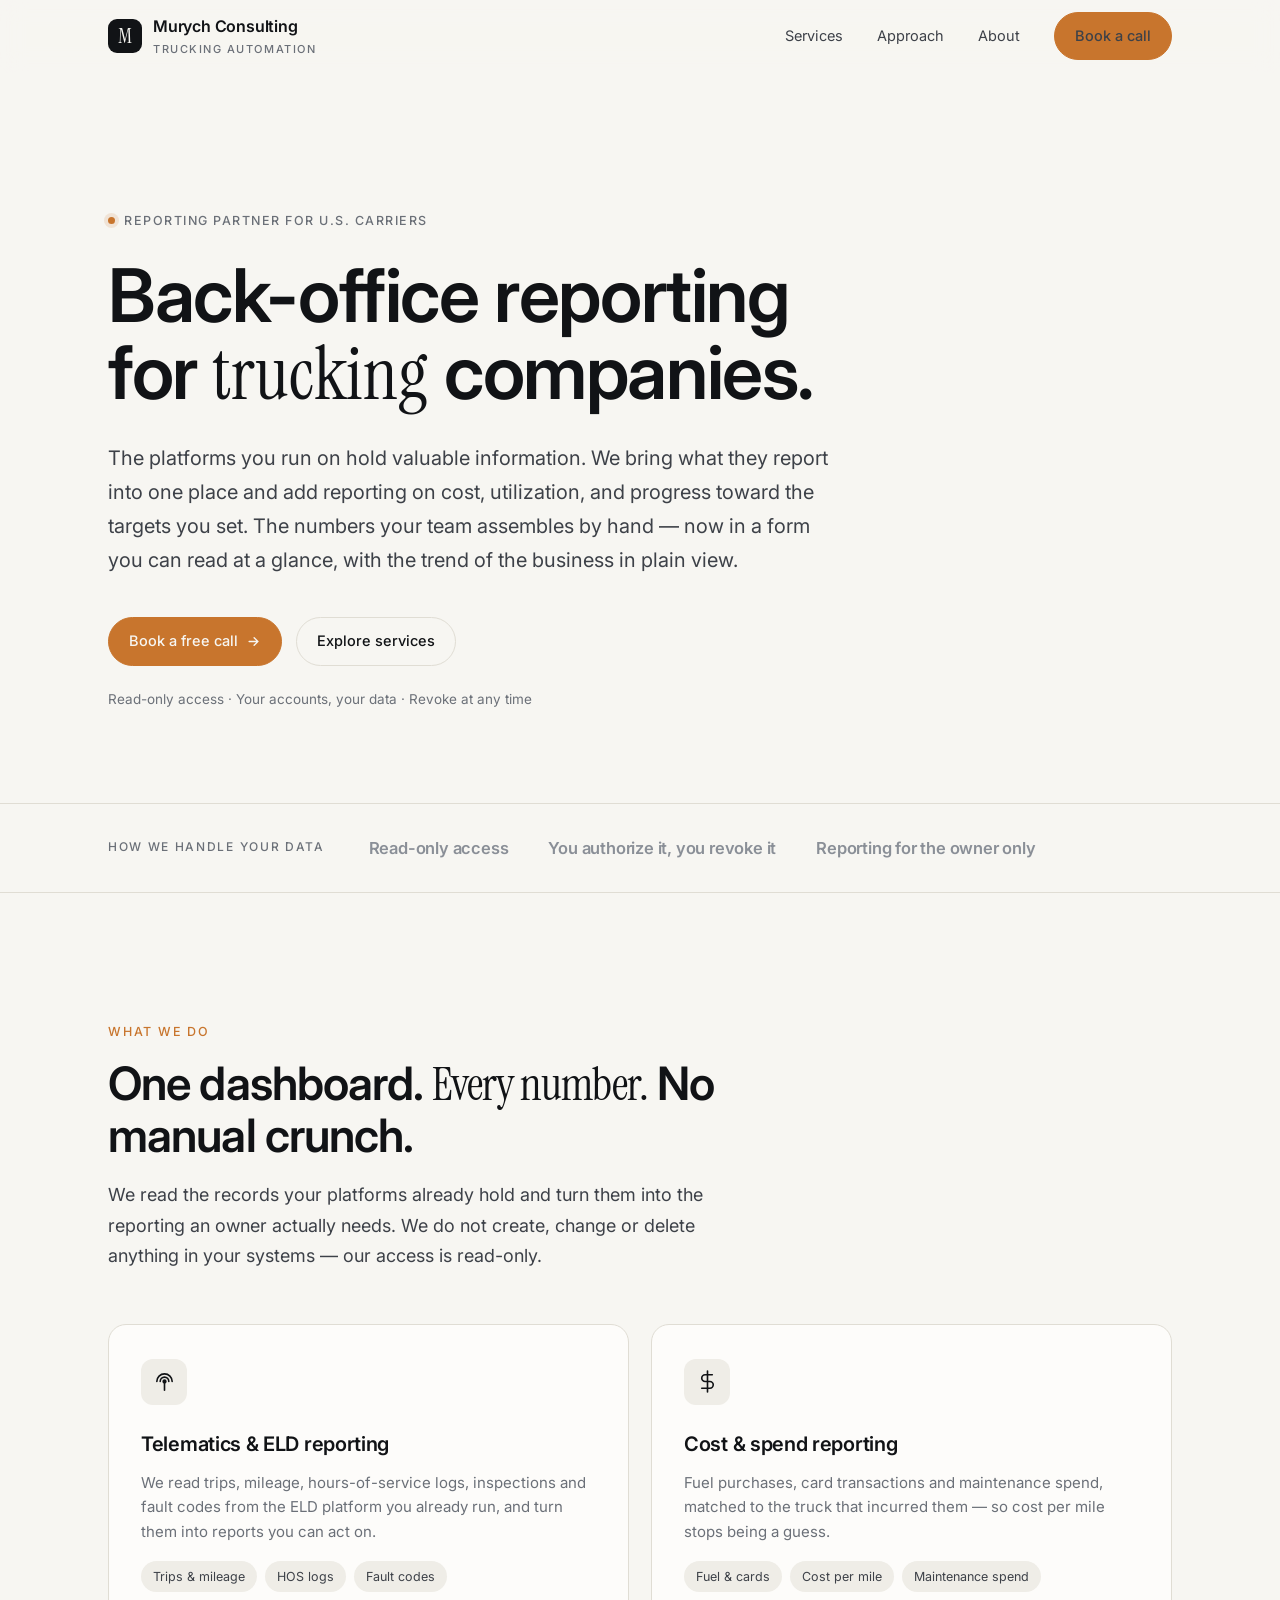
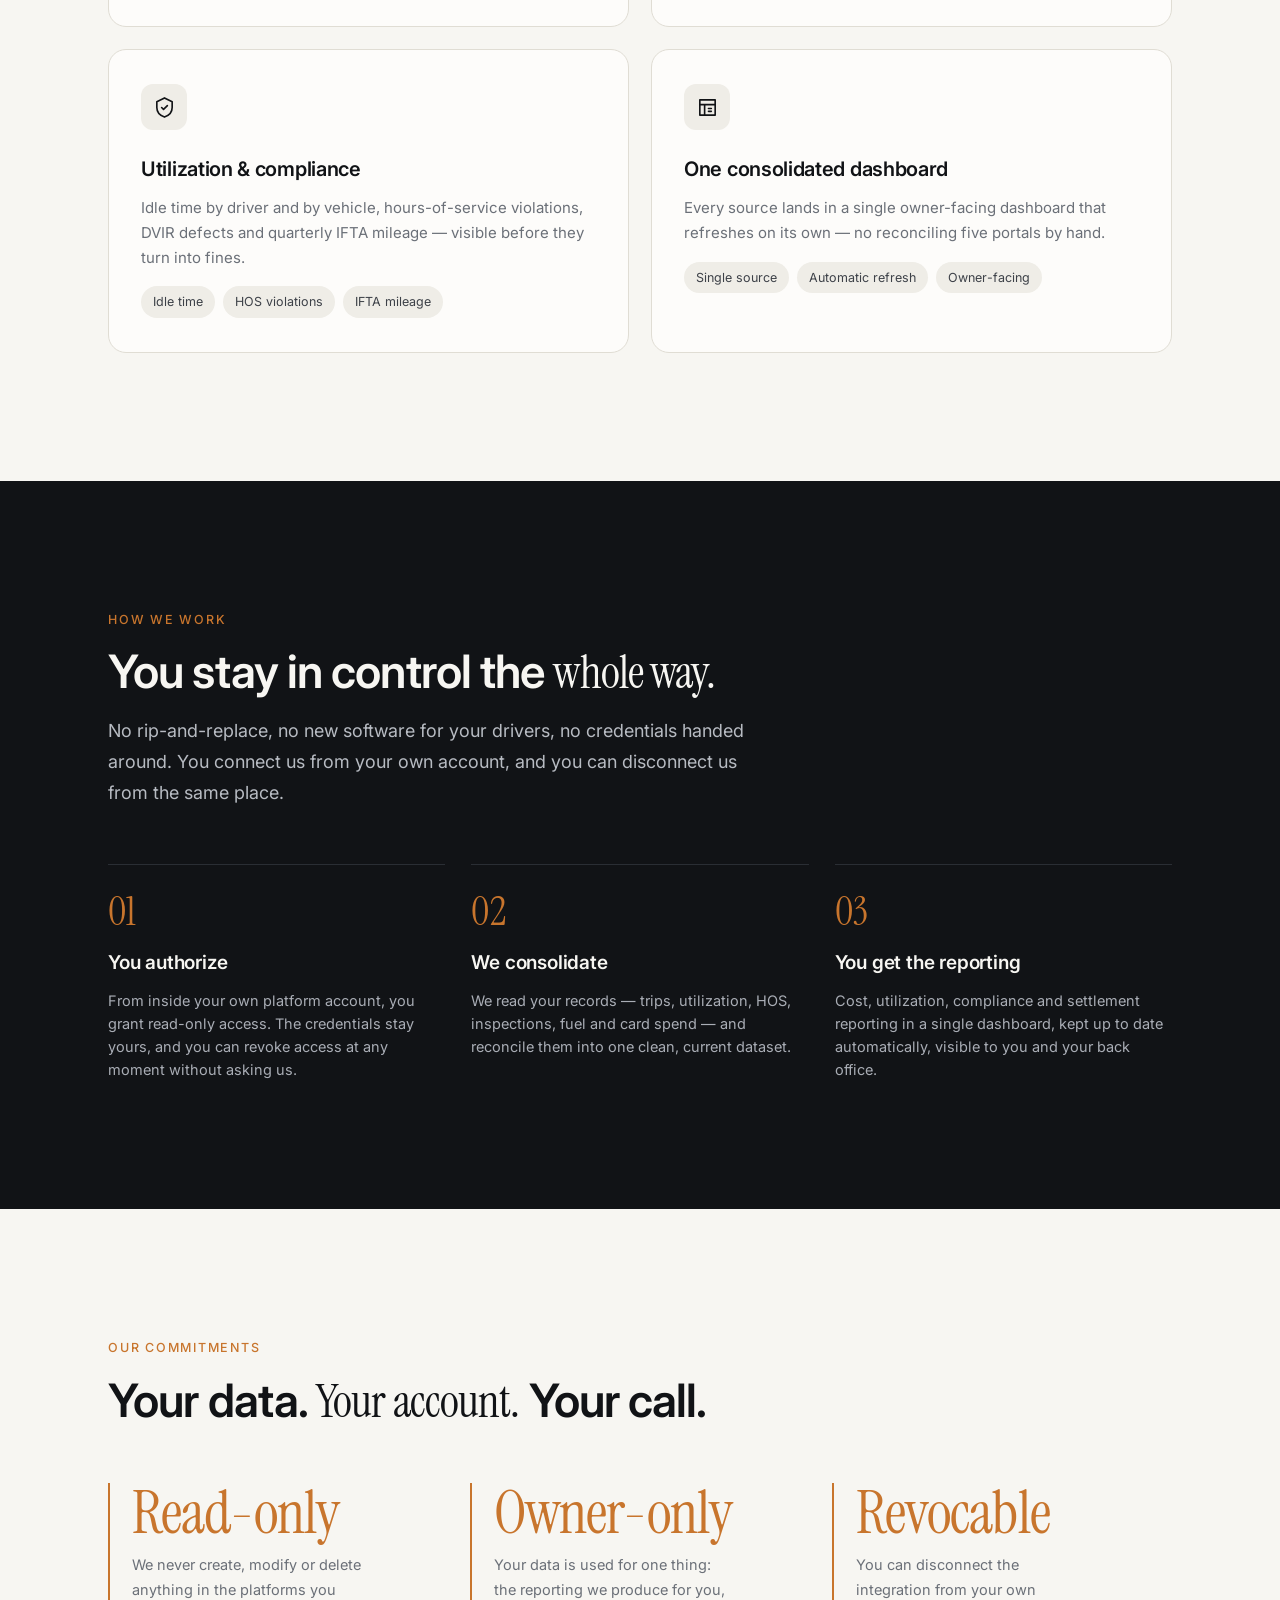
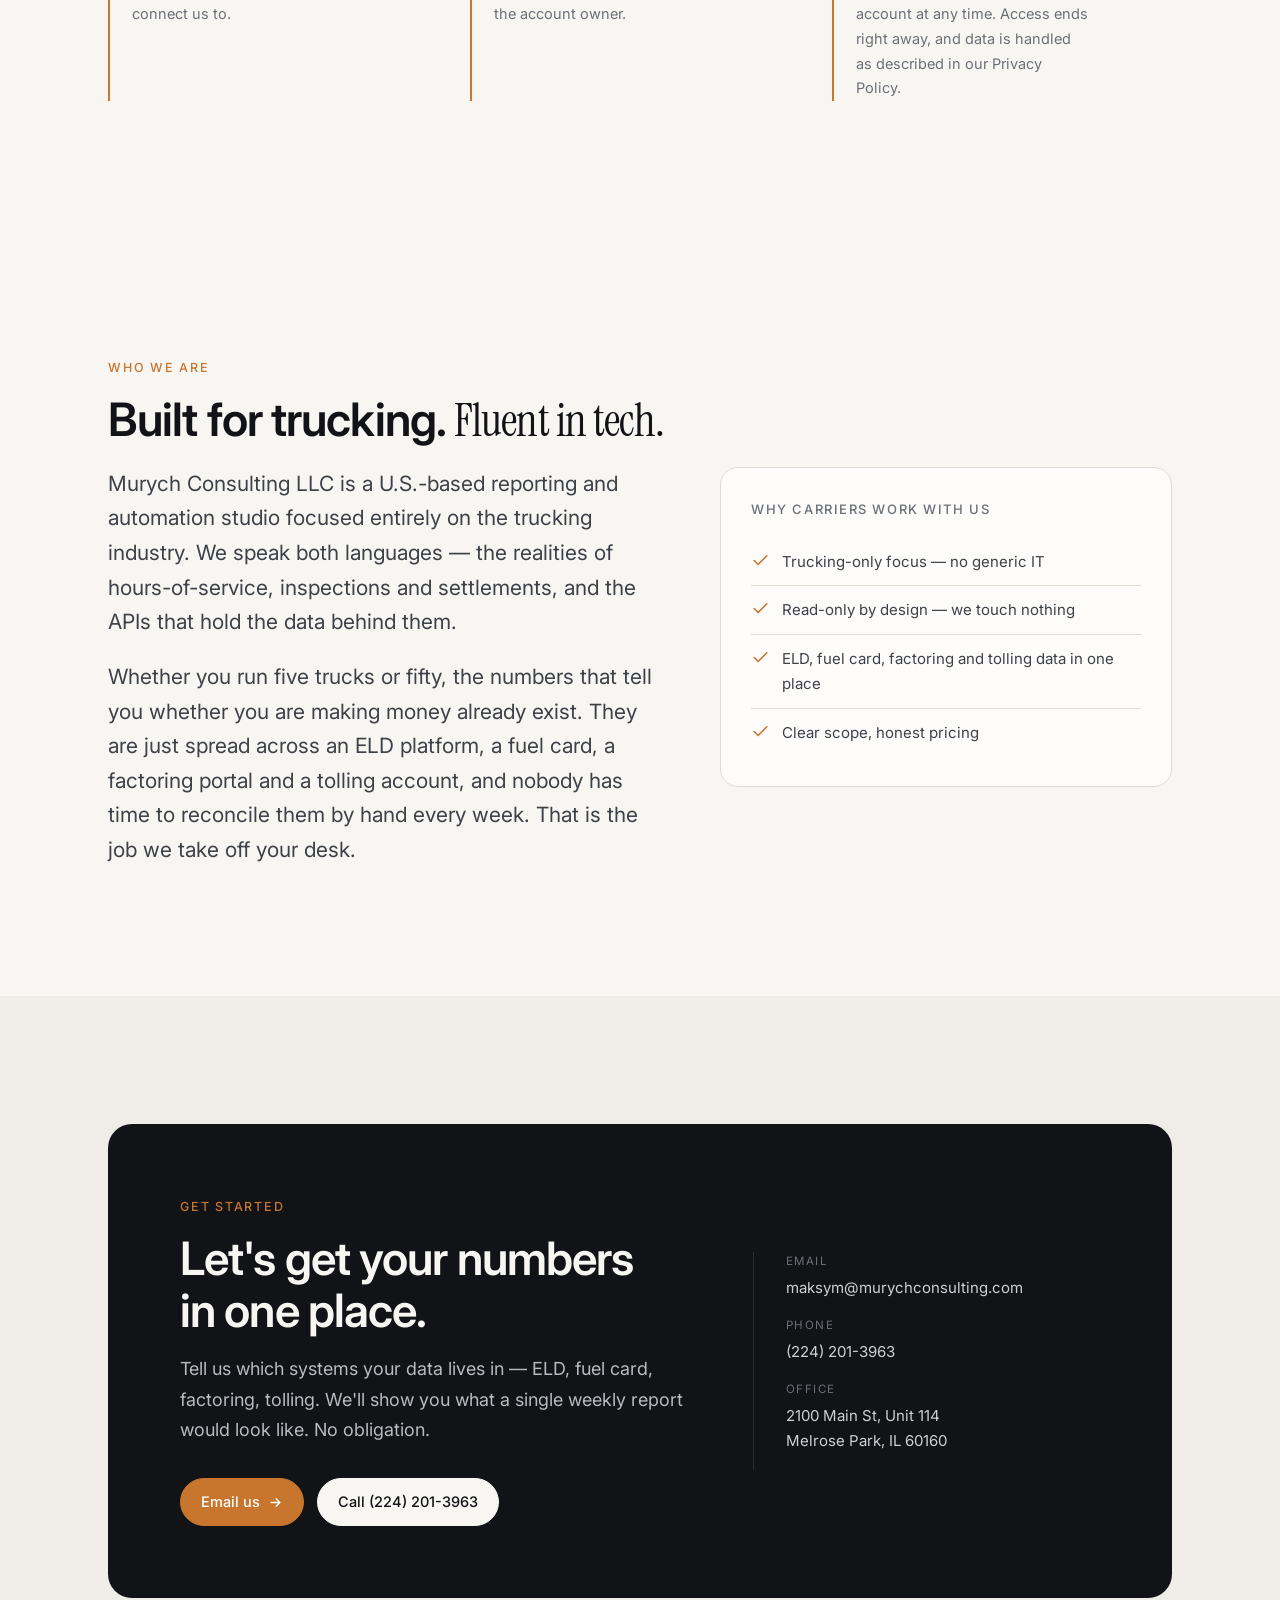
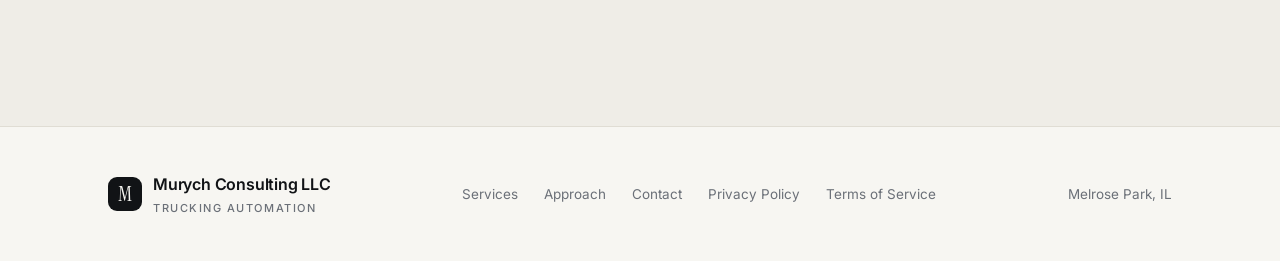
<file: index.html>
<!DOCTYPE html>
<html lang="en">
<head>
<meta charset="UTF-8">
<meta name="viewport" content="width=device-width, initial-scale=1.0">
<title>Murych Consulting — Back-Office Reporting for Trucking Companies</title>
<meta name="description" content="Murych Consulting LLC builds read-only back-office reporting for U.S. motor carriers: we consolidate your own operational data into one owner-facing analytics dashboard. Read-only access, your data stays yours.">
<meta name="theme-color" content="#111316">

<!-- Open Graph -->
<meta property="og:type" content="website">
<meta property="og:title" content="Murych Consulting — Back-Office Reporting for Trucking Companies">
<meta property="og:description" content="Read-only reporting for U.S. carriers: your operational data, consolidated into one dashboard. We never write to your systems.">
<meta property="og:locale" content="en_US">

<!-- Favicon: inline SVG monogram -->
<link rel="icon" href="data:image/svg+xml,%3Csvg xmlns='http://www.w3.org/2000/svg' viewBox='0 0 32 32'%3E%3Crect width='32' height='32' rx='7' fill='%23111316'/%3E%3Ctext x='16' y='22' font-family='Georgia,serif' font-size='18' fill='%23F7F6F2' text-anchor='middle'%3EM%3C/text%3E%3C/svg%3E">

<link rel="preconnect" href="https://fonts.googleapis.com">
<link rel="preconnect" href="https://fonts.gstatic.com" crossorigin>
<link href="https://fonts.googleapis.com/css2?family=Inter:wght@400;500;600&family=Instrument+Serif:ital@0;1&display=swap" rel="stylesheet">

<style>
  :root{
    --ink:#111316;
    --ink-soft:#3d4148;
    --muted:#6b7078;
    --bg:#F7F6F2;
    --bg-2:#efede7;
    --line:#e0ddd4;
    --accent:#C8752D;
    --accent-deep:#a95f1f;
    --card:#fdfcfa;
    --maxw:1120px;
  }
  *{box-sizing:border-box;margin:0;padding:0}
  html{scroll-behavior:smooth}
  body{
    font-family:'Inter',-apple-system,BlinkMacSystemFont,'Segoe UI',sans-serif;
    color:var(--ink);
    background:var(--bg);
    line-height:1.7;
    -webkit-font-smoothing:antialiased;
    text-rendering:optimizeLegibility;
  }
  .wrap{max-width:var(--maxw);margin:0 auto;padding:0 28px}
  .serif{font-family:'Instrument Serif',Georgia,serif;font-weight:400;letter-spacing:.2px}
  a{color:inherit;text-decoration:none}
  .accent{color:var(--accent)}

  /* Header */
  header{
    position:sticky;top:0;z-index:50;
    background:rgba(247,246,242,.82);
    backdrop-filter:saturate(180%) blur(12px);
    border-bottom:1px solid transparent;
    transition:border-color .3s ease;
  }
  header.scrolled{border-bottom:1px solid var(--line)}
  .nav{display:flex;align-items:center;justify-content:space-between;height:72px}
  .brand{display:flex;align-items:center;gap:11px;font-weight:600;letter-spacing:-.2px}
  .mark{
    width:34px;height:34px;border-radius:9px;background:var(--ink);
    color:var(--bg);display:grid;place-items:center;
    font-family:'Instrument Serif',Georgia,serif;font-size:21px;line-height:1;
  }
  .brand small{display:block;font-size:11px;font-weight:500;color:var(--muted);letter-spacing:.14em;text-transform:uppercase}
  .nav-links{display:flex;align-items:center;gap:34px}
  .nav-links a{font-size:14.5px;color:var(--ink-soft);transition:color .2s}
  .nav-links a:hover{color:var(--ink)}
  .btn{
    display:inline-flex;align-items:center;gap:8px;
    font-size:14.5px;font-weight:500;padding:11px 20px;border-radius:999px;
    background:var(--ink);color:var(--bg);border:1px solid var(--ink);
    transition:transform .2s ease, background .2s ease, box-shadow .2s ease;
    white-space:nowrap;cursor:pointer;
  }
  .btn:hover{background:#000;transform:translateY(-1px);box-shadow:0 8px 22px rgba(17,19,22,.18)}
  .btn.ghost{background:transparent;color:var(--ink);border-color:var(--line)}
  .btn.ghost:hover{background:var(--bg-2);box-shadow:none;transform:none}
  .btn.accent-btn{background:var(--accent);border-color:var(--accent)}
  .btn.accent-btn:hover{background:var(--accent-deep);box-shadow:0 8px 22px rgba(200,117,45,.28)}
  .menu-toggle{display:none;background:none;border:none;cursor:pointer;padding:8px}
  .menu-toggle span{display:block;width:22px;height:2px;background:var(--ink);margin:4px 0;transition:.25s}

  /* Hero */
  .hero{padding:clamp(64px,11vw,132px) 0 clamp(52px,8vw,92px)}
  .eyebrow{
    display:inline-flex;align-items:center;gap:9px;
    font-size:12.5px;font-weight:500;letter-spacing:.12em;text-transform:uppercase;
    color:var(--muted);margin-bottom:26px;
  }
  .eyebrow .dot{width:7px;height:7px;border-radius:50%;background:var(--accent);box-shadow:0 0 0 4px rgba(200,117,45,.14)}
  h1{
    font-size:clamp(38px,6.6vw,74px);line-height:1.04;letter-spacing:-1.4px;
    font-weight:600;max-width:15ch;
  }
  h1 em{font-style:normal;font-family:'Instrument Serif',Georgia,serif;font-weight:400;letter-spacing:0}
  .lead{font-size:clamp(17px,2.1vw,20px);color:var(--ink-soft);max-width:56ch;margin-top:28px}
  .hero-cta{display:flex;flex-wrap:wrap;gap:14px;margin-top:40px}
  .hero-note{margin-top:22px;font-size:13.5px;color:var(--muted)}

  /* Trust bar */
  .trust{border-top:1px solid var(--line);border-bottom:1px solid var(--line);padding:30px 0}
  .trust-inner{display:flex;align-items:center;gap:14px 44px;flex-wrap:wrap}
  .trust-label{font-size:12px;letter-spacing:.14em;text-transform:uppercase;color:var(--muted);font-weight:500}
  .logos{display:flex;align-items:center;gap:28px 40px;flex-wrap:wrap}
  .logos span{font-weight:600;font-size:16.5px;color:#8a8f97;letter-spacing:-.2px;transition:color .25s}
  .logos span:hover{color:var(--ink-soft)}

  /* Sections */
  section{scroll-margin-top:86px}
  .block{padding:clamp(72px,11vw,128px) 0}
  .sec-head{max-width:64ch}
  .sec-tag{font-size:12.5px;font-weight:500;letter-spacing:.14em;text-transform:uppercase;color:var(--accent);margin-bottom:16px}
  h2{font-size:clamp(28px,4.4vw,46px);line-height:1.12;letter-spacing:-.9px;font-weight:600}
  h2 em{font-style:normal;font-family:'Instrument Serif',Georgia,serif;font-weight:400}
  .sec-sub{font-size:clamp(16px,2vw,18px);color:var(--ink-soft);margin-top:18px;max-width:60ch}

  /* Services grid */
  .grid{display:grid;grid-template-columns:repeat(2,1fr);gap:22px;margin-top:52px}
  .card{
    background:var(--card);border:1px solid var(--line);border-radius:18px;
    padding:34px 32px;transition:transform .3s ease, box-shadow .3s ease, border-color .3s ease;
  }
  .card:hover{transform:translateY(-4px);box-shadow:0 18px 44px rgba(17,19,22,.09);border-color:#d3cfc4}
  .ic{
    width:46px;height:46px;border-radius:12px;background:var(--bg-2);
    display:grid;place-items:center;margin-bottom:22px;color:var(--ink);
  }
  .ic svg{width:23px;height:23px}
  .card h3{font-size:20px;font-weight:600;letter-spacing:-.3px;margin-bottom:10px}
  .card p{font-size:15px;color:var(--muted);line-height:1.65}
  .card ul{list-style:none;margin-top:16px;display:flex;flex-wrap:wrap;gap:8px}
  .card li{font-size:12.5px;color:var(--ink-soft);background:var(--bg-2);border-radius:999px;padding:5px 12px}

  /* Approach */
  .approach{background:var(--ink);color:var(--bg)}
  .approach .sec-tag{color:var(--accent)}
  .approach h2{color:var(--bg)}
  .approach .sec-sub{color:#b7bbc2}
  .steps{display:grid;grid-template-columns:repeat(3,1fr);gap:26px;margin-top:56px;counter-reset:step}
  .step{border-top:1px solid #2a2e34;padding-top:26px}
  .step .n{font-family:'Instrument Serif',Georgia,serif;font-size:40px;color:var(--accent);line-height:1;margin-bottom:16px}
  .step h4{font-size:19px;font-weight:600;margin-bottom:9px;letter-spacing:-.2px}
  .step p{font-size:14.5px;color:#a9adb5;line-height:1.6}

  /* Stats */
  .stats{display:grid;grid-template-columns:repeat(3,1fr);gap:22px;margin-top:56px}
  .stat{border-left:2px solid var(--accent);padding-left:22px}
  .stat .num{font-family:'Instrument Serif',Georgia,serif;font-size:clamp(40px,6vw,60px);line-height:1;letter-spacing:-1px}
  .stat .lbl{font-size:14.5px;color:var(--muted);margin-top:10px;max-width:26ch}

  /* About */
  .about-grid{display:grid;grid-template-columns:1.1fr .9fr;gap:60px;align-items:start;margin-top:20px}
  .about-grid p{font-size:clamp(17px,2.2vw,21px);color:var(--ink-soft);line-height:1.65}
  .about-grid p + p{margin-top:20px}
  .about-side{background:var(--card);border:1px solid var(--line);border-radius:18px;padding:30px 30px}
  .about-side h4{font-size:13px;letter-spacing:.12em;text-transform:uppercase;color:var(--muted);margin-bottom:18px;font-weight:500}
  .about-side ul{list-style:none}
  .about-side li{display:flex;gap:12px;align-items:flex-start;padding:11px 0;border-bottom:1px solid var(--line);font-size:15px;color:var(--ink-soft)}
  .about-side li:last-child{border-bottom:none}
  .about-side li svg{width:19px;height:19px;color:var(--accent);flex-shrink:0;margin-top:2px}

  /* Contact */
  .contact{background:var(--bg-2)}
  .contact-card{
    background:var(--ink);color:var(--bg);border-radius:24px;
    padding:clamp(40px,6vw,72px);display:grid;grid-template-columns:1.2fr .8fr;gap:52px;align-items:center;
  }
  .contact-card h2{color:var(--bg);max-width:16ch}
  .contact-card .sec-sub{color:#b7bbc2;margin-bottom:32px}
  .contact-cta{display:flex;flex-wrap:wrap;gap:13px}
  .contact-card .btn{background:var(--bg);color:var(--ink);border-color:var(--bg)}
  .contact-card .btn:hover{background:#fff}
  .contact-card .btn.accent-btn{background:var(--accent);color:#fff;border-color:var(--accent)}
  .contact-card .btn.accent-btn:hover{background:var(--accent-deep)}
  .contact-details{border-left:1px solid #2a2e34;padding-left:32px}
  .contact-details a,.contact-details p{display:block;color:#cdd0d6;font-size:15px;margin-bottom:16px;transition:color .2s}
  .contact-details a:hover{color:#fff}
  .contact-details .k{font-size:11.5px;letter-spacing:.13em;text-transform:uppercase;color:var(--muted);margin-bottom:3px}

  /* Footer */
  footer{padding:44px 0;border-top:1px solid var(--line)}
  .foot{display:flex;align-items:center;justify-content:space-between;gap:20px;flex-wrap:wrap}
  .foot .brand small{color:var(--muted)}
  .foot p{font-size:13.5px;color:var(--muted)}
  .foot .links{display:flex;gap:26px;font-size:13.5px;color:var(--muted)}
  .foot .links a:hover{color:var(--ink)}

  /* Reveal animation */
  .reveal{opacity:0;transform:translateY(22px);transition:opacity .7s cubic-bezier(.2,.7,.2,1),transform .7s cubic-bezier(.2,.7,.2,1)}
  .reveal.in{opacity:1;transform:none}

  /* Responsive */
  @media(max-width:860px){
    .grid,.steps,.stats,.about-grid,.contact-card{grid-template-columns:1fr}
    .about-grid{gap:32px}
    .contact-details{border-left:none;border-top:1px solid #2a2e34;padding-left:0;padding-top:28px}
    .nav-links{
      position:fixed;inset:72px 0 auto 0;background:var(--bg);flex-direction:column;
      gap:0;align-items:stretch;border-bottom:1px solid var(--line);
      transform:translateY(-140%);transition:transform .35s ease;padding:8px 0;
    }
    .nav-links.open{transform:none;box-shadow:0 20px 40px rgba(17,19,22,.1)}
    .nav-links a{padding:15px 28px;border-bottom:1px solid var(--line)}
    .nav-links .btn{margin:14px 28px;justify-content:center}
    .menu-toggle{display:block}
    .menu-toggle.open span:nth-child(1){transform:translateY(6px) rotate(45deg)}
    .menu-toggle.open span:nth-child(2){opacity:0}
    .menu-toggle.open span:nth-child(3){transform:translateY(-6px) rotate(-45deg)}
  }
  @media(prefers-reduced-motion:reduce){
    *{scroll-behavior:auto!important}
    .reveal{opacity:1;transform:none;transition:none}
  }
</style>
</head>
<body>

<header id="top">
  <div class="wrap nav">
    <a href="#top" class="brand" aria-label="Murych Consulting home">
      <span class="mark serif">M</span>
      <span>Murych Consulting<small>Trucking Automation</small></span>
    </a>
    <nav class="nav-links" id="navlinks">
      <a href="#services">Services</a>
      <a href="#approach">Approach</a>
      <a href="#about">About</a>
      <a href="#contact" class="btn accent-btn">Book a call</a>
    </nav>
    <button class="menu-toggle" id="menuToggle" aria-label="Toggle menu" aria-expanded="false">
      <span></span><span></span><span></span>
    </button>
  </div>
</header>

<main>

  <!-- HERO -->
  <section class="hero">
    <div class="wrap">
      <span class="eyebrow reveal"><span class="dot"></span> Reporting partner for U.S. carriers</span>
      <h1 class="reveal">Back-office reporting for <em>trucking</em> companies.</h1>
      <p class="lead reveal">The platforms you run on hold valuable information. We bring what they report into one place and add reporting on cost, utilization, and progress toward the targets you set. The numbers your team assembles by hand — now in a form you can read at a glance, with the trend of the business in plain view.</p>
      <div class="hero-cta reveal">
        <a href="#contact" class="btn accent-btn">Book a free call
          <svg width="15" height="15" viewBox="0 0 24 24" fill="none" stroke="currentColor" stroke-width="2.2" stroke-linecap="round"><path d="M5 12h14M13 6l6 6-6 6"/></svg>
        </a>
        <a href="#services" class="btn ghost">Explore services</a>
      </div>
      <p class="hero-note reveal">Read-only access · Your accounts, your data · Revoke at any time</p>
    </div>
  </section>

  <!-- TRUST -->
  <div class="trust">
    <div class="wrap trust-inner reveal">
      <span class="trust-label">How we handle your data</span>
      <div class="logos">
        <span>Read-only access</span>
        <span>You authorize it, you revoke it</span>
        <span>Reporting for the owner only</span>
      </div>
    </div>
  </div>

  <!-- SERVICES -->
  <section id="services" class="block">
    <div class="wrap">
      <div class="sec-head reveal">
        <div class="sec-tag">What we do</div>
        <h2>One dashboard. <em>Every number.</em> No manual crunch.</h2>
        <p class="sec-sub">We read the records your platforms already hold and turn them into the reporting an owner actually needs. We do not create, change or delete anything in your systems — our access is read-only.</p>
      </div>
      <div class="grid">
        <div class="card reveal">
          <div class="ic"><svg viewBox="0 0 24 24" fill="none" stroke="currentColor" stroke-width="1.7" stroke-linecap="round" stroke-linejoin="round"><path d="M4 12a8 8 0 0 1 16 0"/><path d="M7.5 12a4.5 4.5 0 0 1 9 0"/><circle cx="12" cy="12" r="1.4" fill="currentColor"/><path d="M12 13.4V21"/></svg></div>
          <h3>Telematics &amp; ELD reporting</h3>
          <p>We read trips, mileage, hours-of-service logs, inspections and fault codes from the ELD platform you already run, and turn them into reports you can act on.</p>
          <ul><li>Trips &amp; mileage</li><li>HOS logs</li><li>Fault codes</li></ul>
        </div>
        <div class="card reveal">
          <div class="ic"><svg viewBox="0 0 24 24" fill="none" stroke="currentColor" stroke-width="1.7" stroke-linecap="round" stroke-linejoin="round"><path d="M12 1v22M17 5H9.5a3.5 3.5 0 0 0 0 7h5a3.5 3.5 0 0 1 0 7H6"/></svg></div>
          <h3>Cost &amp; spend reporting</h3>
          <p>Fuel purchases, card transactions and maintenance spend, matched to the truck that incurred them — so cost per mile stops being a guess.</p>
          <ul><li>Fuel &amp; cards</li><li>Cost per mile</li><li>Maintenance spend</li></ul>
        </div>
        <div class="card reveal">
          <div class="ic"><svg viewBox="0 0 24 24" fill="none" stroke="currentColor" stroke-width="1.7" stroke-linecap="round" stroke-linejoin="round"><path d="M12 2l8 4v6c0 5-3.4 8.4-8 10-4.6-1.6-8-5-8-10V6z"/><path d="M9 12l2 2 4-4"/></svg></div>
          <h3>Utilization &amp; compliance</h3>
          <p>Idle time by driver and by vehicle, hours-of-service violations, DVIR defects and quarterly IFTA mileage — visible before they turn into fines.</p>
          <ul><li>Idle time</li><li>HOS violations</li><li>IFTA mileage</li></ul>
        </div>
        <div class="card reveal">
          <div class="ic"><svg viewBox="0 0 24 24" fill="none" stroke="currentColor" stroke-width="1.7" stroke-linecap="round" stroke-linejoin="round"><path d="M4 4h16v16H4z"/><path d="M4 9h16M9 9v11"/><path d="M13 13h3M13 16h3"/></svg></div>
          <h3>One consolidated dashboard</h3>
          <p>Every source lands in a single owner-facing dashboard that refreshes on its own — no reconciling five portals by hand.</p>
          <ul><li>Single source</li><li>Automatic refresh</li><li>Owner-facing</li></ul>
        </div>
      </div>
    </div>
  </section>

  <!-- APPROACH -->
  <section id="approach" class="block approach">
    <div class="wrap">
      <div class="sec-head reveal">
        <div class="sec-tag">How we work</div>
        <h2>You stay in control the <em>whole way.</em></h2>
        <p class="sec-sub">No rip-and-replace, no new software for your drivers, no credentials handed around. You connect us from your own account, and you can disconnect us from the same place.</p>
      </div>
      <div class="steps">
        <div class="step reveal">
          <div class="n serif">01</div>
          <h4>You authorize</h4>
          <p>From inside your own platform account, you grant read-only access. The credentials stay yours, and you can revoke access at any moment without asking us.</p>
        </div>
        <div class="step reveal">
          <div class="n serif">02</div>
          <h4>We consolidate</h4>
          <p>We read your records — trips, utilization, HOS, inspections, fuel and card spend — and reconcile them into one clean, current dataset.</p>
        </div>
        <div class="step reveal">
          <div class="n serif">03</div>
          <h4>You get the reporting</h4>
          <p>Cost, utilization, compliance and settlement reporting in a single dashboard, kept up to date automatically, visible to you and your back office.</p>
        </div>
      </div>
    </div>
  </section>

  <!-- STATS -->
  <section class="block">
    <div class="wrap">
      <div class="sec-head reveal">
        <div class="sec-tag">Our commitments</div>
        <h2>Your data. <em>Your account.</em> Your call.</h2>
      </div>
      <div class="stats">
        <div class="stat reveal">
          <div class="num accent">Read-only</div>
          <div class="lbl">We never create, modify or delete anything in the platforms you connect us to.</div>
        </div>
        <div class="stat reveal">
          <div class="num accent">Owner-only</div>
          <div class="lbl">Your data is used for one thing: the reporting we produce for you, the account owner.</div>
        </div>
        <div class="stat reveal">
          <div class="num accent">Revocable</div>
          <div class="lbl">You can disconnect the integration from your own account at any time. Access ends right away, and data is handled as described in our Privacy Policy.</div>
        </div>
      </div>
    </div>
  </section>

  <!-- ABOUT -->
  <section id="about" class="block">
    <div class="wrap">
      <div class="sec-head reveal">
        <div class="sec-tag">Who we are</div>
        <h2>Built for trucking. <em>Fluent in tech.</em></h2>
      </div>
      <div class="about-grid">
        <div class="reveal">
          <p>Murych Consulting LLC is a U.S.-based reporting and automation studio focused entirely on the trucking industry. We speak both languages — the realities of hours-of-service, inspections and settlements, and the APIs that hold the data behind them.</p>
          <p>Whether you run five trucks or fifty, the numbers that tell you whether you are making money already exist. They are just spread across an ELD platform, a fuel card, a factoring portal and a tolling account, and nobody has time to reconcile them by hand every week. That is the job we take off your desk.</p>
        </div>
        <div class="about-side reveal">
          <h4>Why carriers work with us</h4>
          <ul>
            <li><svg viewBox="0 0 24 24" fill="none" stroke="currentColor" stroke-width="2" stroke-linecap="round" stroke-linejoin="round"><path d="M20 6L9 17l-5-5"/></svg> Trucking-only focus — no generic IT</li>
            <li><svg viewBox="0 0 24 24" fill="none" stroke="currentColor" stroke-width="2" stroke-linecap="round" stroke-linejoin="round"><path d="M20 6L9 17l-5-5"/></svg> Read-only by design — we touch nothing</li>
            <li><svg viewBox="0 0 24 24" fill="none" stroke="currentColor" stroke-width="2" stroke-linecap="round" stroke-linejoin="round"><path d="M20 6L9 17l-5-5"/></svg> ELD, fuel card, factoring and tolling data in one place</li>
            <li><svg viewBox="0 0 24 24" fill="none" stroke="currentColor" stroke-width="2" stroke-linecap="round" stroke-linejoin="round"><path d="M20 6L9 17l-5-5"/></svg> Clear scope, honest pricing</li>
          </ul>
        </div>
      </div>
    </div>
  </section>

  <!-- CONTACT -->
  <section id="contact" class="block contact">
    <div class="wrap">
      <div class="contact-card reveal">
        <div>
          <div class="sec-tag">Get started</div>
          <h2>Let's get your numbers in one place.</h2>
          <p class="sec-sub">Tell us which systems your data lives in — ELD, fuel card, factoring, tolling. We'll show you what a single weekly report would look like. No obligation.</p>
          <div class="contact-cta">
            <a href="mailto:maksym@murychconsulting.com" class="btn accent-btn">Email us
              <svg width="15" height="15" viewBox="0 0 24 24" fill="none" stroke="currentColor" stroke-width="2.2" stroke-linecap="round"><path d="M5 12h14M13 6l6 6-6 6"/></svg>
            </a>
            <a href="tel:+12242013963" class="btn">Call (224) 201-3963</a>
          </div>
        </div>
        <div class="contact-details">
          <div>
            <div class="k">Email</div>
            <a href="mailto:maksym@murychconsulting.com">maksym@murychconsulting.com</a>
          </div>
          <div>
            <div class="k">Phone</div>
            <a href="tel:+12242013963">(224) 201-3963</a>
          </div>
          <div>
            <div class="k">Office</div>
            <p>2100 Main St, Unit 114<br>Melrose Park, IL 60160</p>
          </div>
        </div>
      </div>
    </div>
  </section>

</main>

<footer>
  <div class="wrap foot">
    <a href="#top" class="brand">
      <span class="mark serif">M</span>
      <span>Murych Consulting LLC<small>Trucking Automation</small></span>
    </a>
    <div class="links">
      <a href="#services">Services</a>
      <a href="#approach">Approach</a>
      <a href="#contact">Contact</a>
      <a href="/privacy.html">Privacy Policy</a>
      <a href="/terms.html">Terms of Service</a>
    </div>
    <p>Melrose Park, IL</p>
  </div>
</footer>

<script>
  // Header shadow on scroll
  const hdr = document.querySelector('header');
  const onScroll = () => hdr.classList.toggle('scrolled', window.scrollY > 8);
  onScroll(); window.addEventListener('scroll', onScroll, {passive:true});

  // Mobile menu
  const toggle = document.getElementById('menuToggle');
  const links = document.getElementById('navlinks');
  toggle.addEventListener('click', () => {
    const open = links.classList.toggle('open');
    toggle.classList.toggle('open', open);
    toggle.setAttribute('aria-expanded', open);
  });
  links.querySelectorAll('a').forEach(a => a.addEventListener('click', () => {
    links.classList.remove('open'); toggle.classList.remove('open');
    toggle.setAttribute('aria-expanded', false);
  }));

  // Scroll reveal
  const io = new IntersectionObserver((entries) => {
    entries.forEach(e => { if(e.isIntersecting){ e.target.classList.add('in'); io.unobserve(e.target); } });
  }, {threshold:.12, rootMargin:'0px 0px -40px 0px'});
  document.querySelectorAll('.reveal').forEach(el => io.observe(el));
</script>
</body>
</html>
</file>
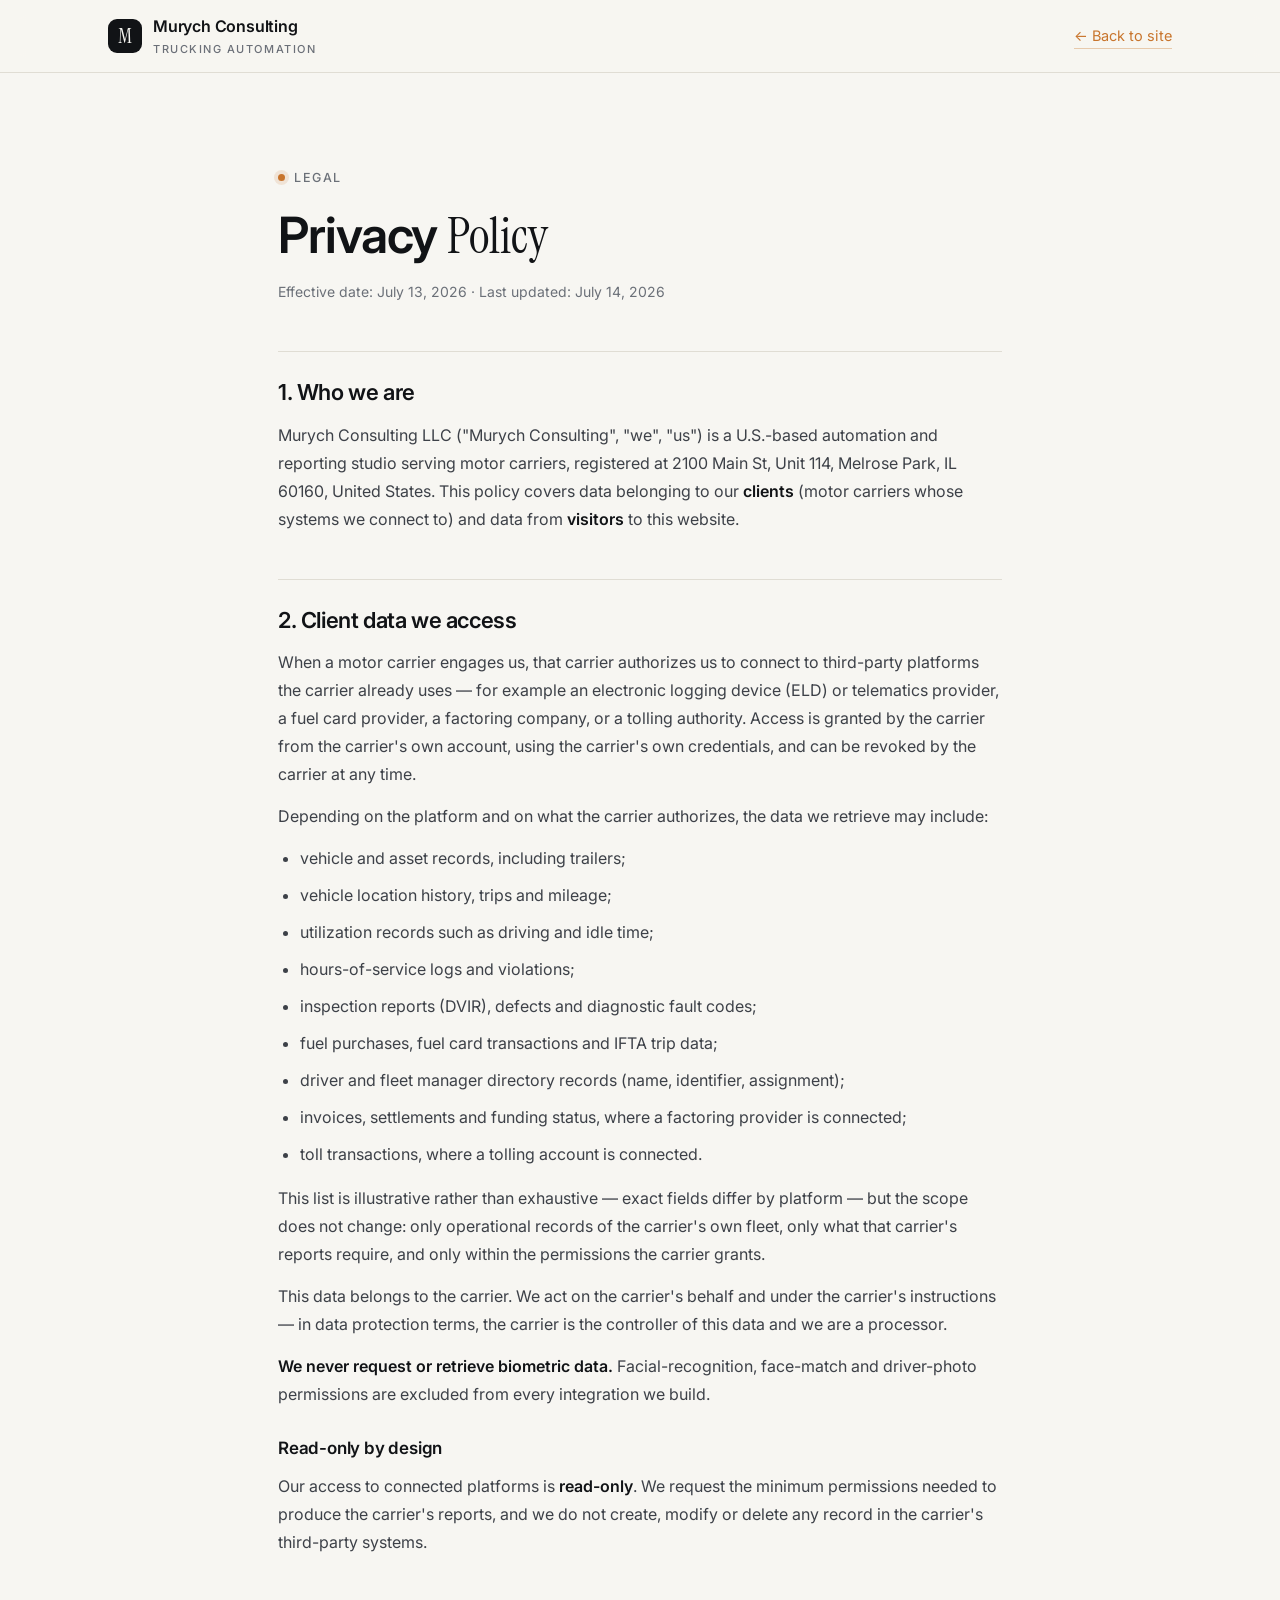
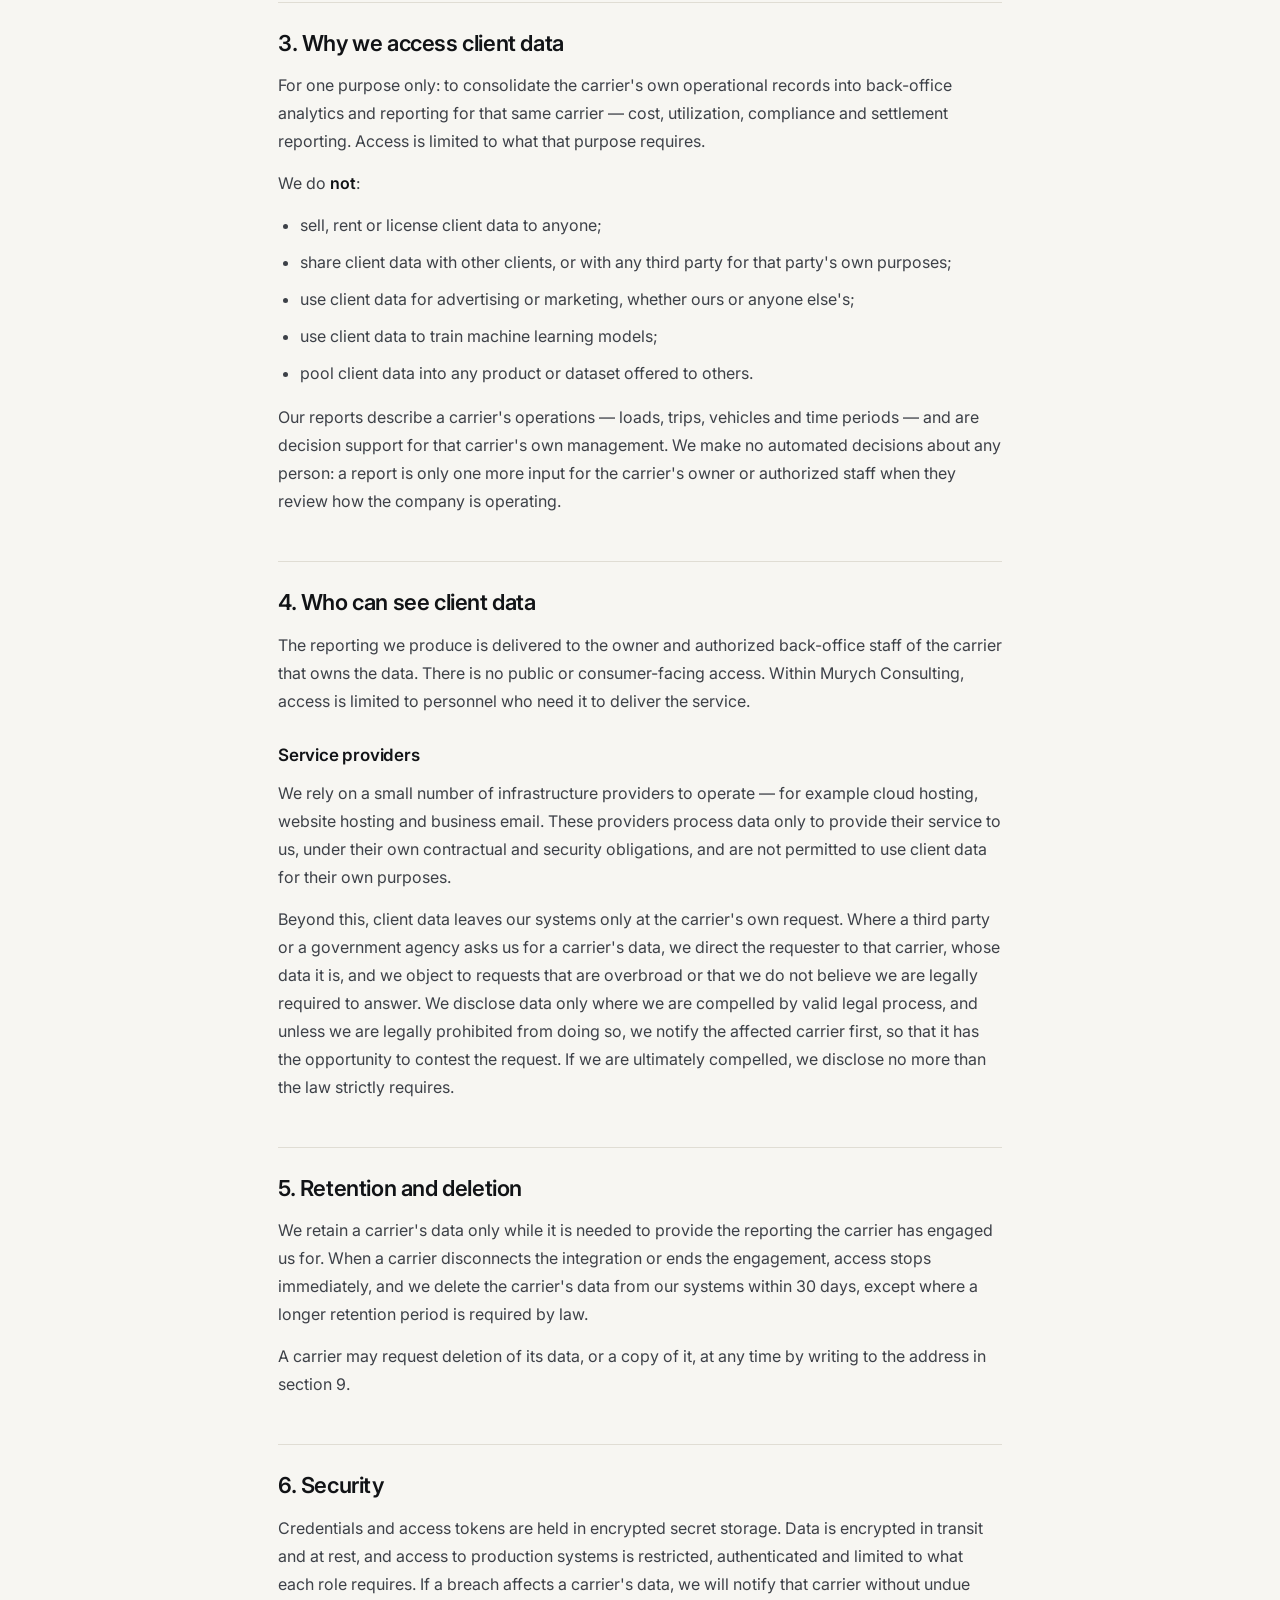
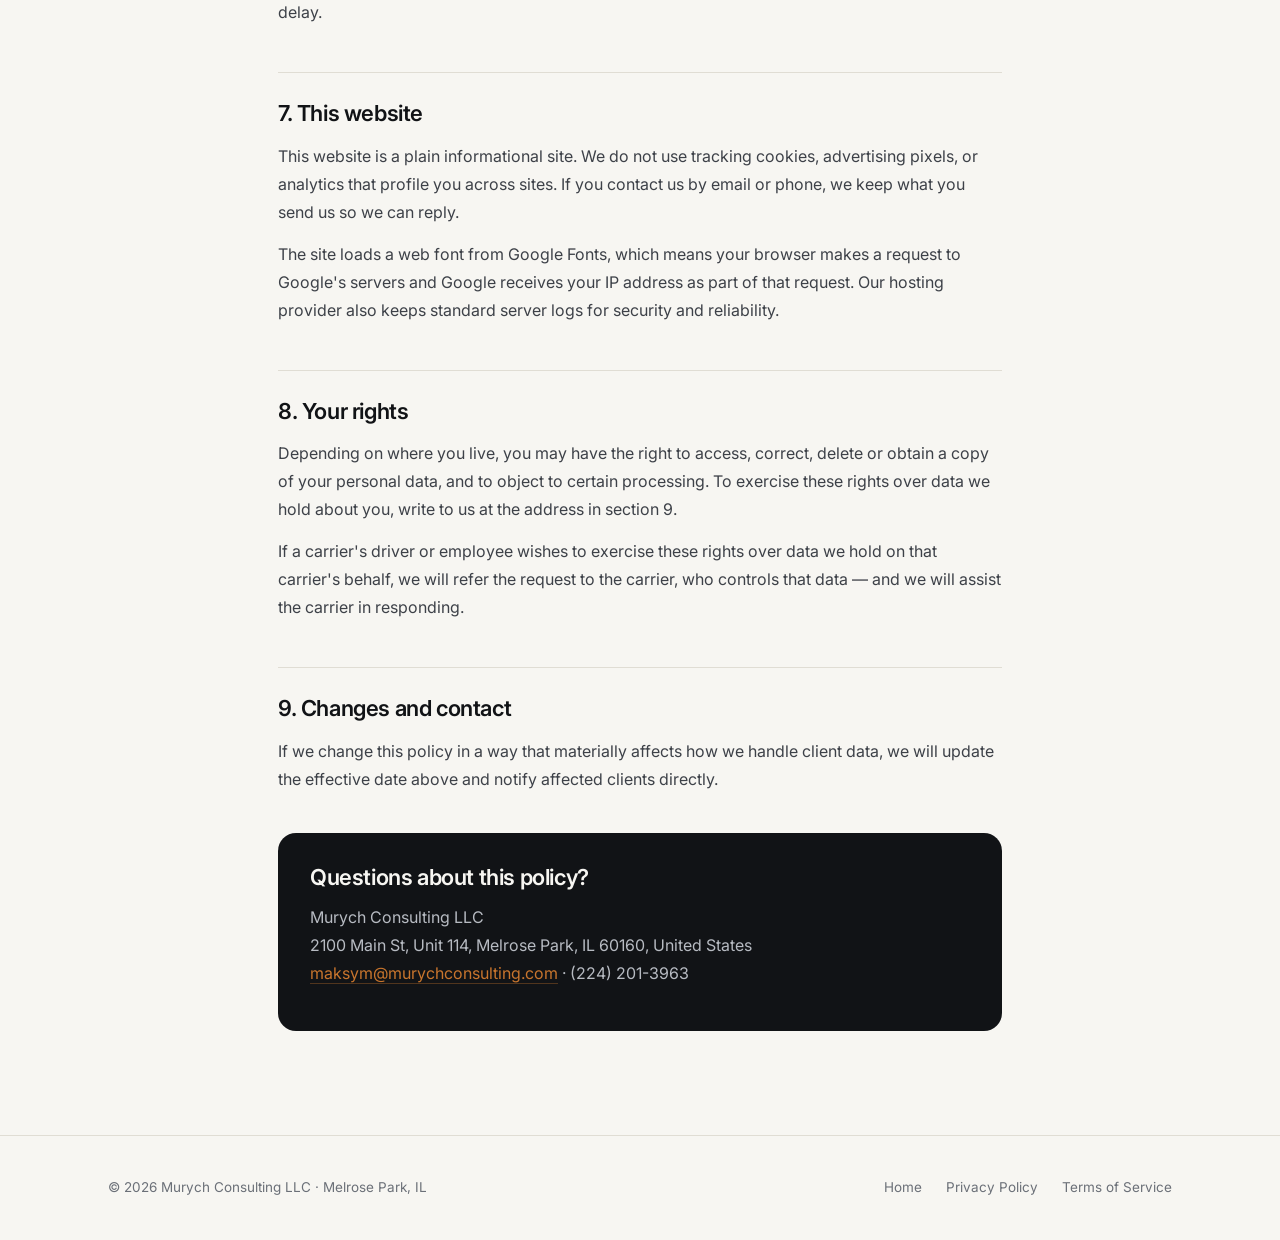
<file: privacy.html>
<!DOCTYPE html>
<html lang="en">
<head>
<meta charset="UTF-8">
<meta name="viewport" content="width=device-width, initial-scale=1.0">
<title>Privacy Policy — Murych Consulting LLC</title>
<meta name="description" content="How Murych Consulting LLC handles data accessed on behalf of its motor carrier clients: read-only access, no resale, no third-party sharing.">
<meta name="theme-color" content="#111316">
<link rel="icon" href="data:image/svg+xml,%3Csvg xmlns='http://www.w3.org/2000/svg' viewBox='0 0 32 32'%3E%3Crect width='32' height='32' rx='7' fill='%23111316'/%3E%3Ctext x='16' y='22' font-family='Georgia,serif' font-size='18' fill='%23F7F6F2' text-anchor='middle'%3EM%3C/text%3E%3C/svg%3E">
<link rel="preconnect" href="https://fonts.googleapis.com">
<link rel="preconnect" href="https://fonts.gstatic.com" crossorigin>
<link href="https://fonts.googleapis.com/css2?family=Inter:wght@400;500;600&family=Instrument+Serif:ital@0;1&display=swap" rel="stylesheet">
<link rel="stylesheet" href="legal.css">
</head>
<body>

<header>
  <div class="nav">
    <a href="/" class="brand">
      <span class="mark serif">M</span>
      <span>Murych Consulting<small>Trucking Automation</small></span>
    </a>
    <a href="/" class="back">← Back to site</a>
  </div>
</header>

<main class="doc">
  <div class="wrap">
    <span class="eyebrow"><span class="dot"></span> Legal</span>
    <h1>Privacy <em>Policy</em></h1>
    <p class="updated">Effective date: July 13, 2026 · Last updated: July 14, 2026</p>

    <h2>1. Who we are</h2>
    <p>
      Murych Consulting LLC ("Murych Consulting", "we", "us") is a U.S.-based automation and
      reporting studio serving motor carriers, registered at 2100 Main St, Unit 114, Melrose Park,
      IL 60160, United States. This policy covers data belonging to our <strong>clients</strong>
      (motor carriers whose systems we connect to) and data from <strong>visitors</strong> to this
      website.
    </p>

    <h2>2. Client data we access</h2>
    <p>
      When a motor carrier engages us, that carrier authorizes us to connect to third-party
      platforms the carrier already uses — for example an electronic logging device (ELD) or
      telematics provider, a fuel card provider, a factoring company, or a tolling
      authority. Access is granted by the carrier from the carrier's own account, using the
      carrier's own credentials, and can be revoked by the carrier at any time.
    </p>
    <p>Depending on the platform and on what the carrier authorizes, the data we retrieve may include:</p>
    <ul>
      <li>vehicle and asset records, including trailers;</li>
      <li>vehicle location history, trips and mileage;</li>
      <li>utilization records such as driving and idle time;</li>
      <li>hours-of-service logs and violations;</li>
      <li>inspection reports (DVIR), defects and diagnostic fault codes;</li>
      <li>fuel purchases, fuel card transactions and IFTA trip data;</li>
      <li>driver and fleet manager directory records (name, identifier, assignment);</li>
      <li>invoices, settlements and funding status, where a factoring provider is connected;</li>
      <li>toll transactions, where a tolling account is connected.</li>
    </ul>
    <p>
      This list is illustrative rather than exhaustive — exact fields differ by platform — but the
      scope does not change: only operational records of the carrier's own fleet, only what that
      carrier's reports require, and only within the permissions the carrier grants.
    </p>
    <p>
      This data belongs to the carrier. We act on the carrier's behalf and under the carrier's
      instructions — in data protection terms, the carrier is the controller of this data and we
      are a processor.
    </p>

    <p>
      <strong>We never request or retrieve biometric data.</strong> Facial-recognition, face-match
      and driver-photo permissions are excluded from every integration we build.
    </p>

    <h3>Read-only by design</h3>
    <p>
      Our access to connected platforms is <strong>read-only</strong>. We request the minimum
      permissions needed to produce the carrier's reports, and we do not create, modify or delete
      any record in the carrier's third-party systems.
    </p>

    <h2>3. Why we access client data</h2>
    <p>
      For one purpose only: to consolidate the carrier's own operational records into back-office
      analytics and reporting for that same carrier — cost, utilization, compliance and settlement
      reporting. Access is limited to what that purpose requires.
    </p>
    <p>We do <strong>not</strong>:</p>
    <ul>
      <li>sell, rent or license client data to anyone;</li>
      <li>share client data with other clients, or with any third party for that party's own purposes;</li>
      <li>use client data for advertising or marketing, whether ours or anyone else's;</li>
      <li>use client data to train machine learning models;</li>
      <li>pool client data into any product or dataset offered to others.</li>
    </ul>
    <p>
      Our reports describe a carrier's operations — loads, trips, vehicles and time periods — and are
      decision support for that carrier's own management. We make no automated decisions about any
      person: a report is only one more input for the carrier's owner or authorized staff when they
      review how the company is operating.
    </p>

    <h2>4. Who can see client data</h2>
    <p>
      The reporting we produce is delivered to the owner and authorized back-office staff of the
      carrier that owns the data. There is no public or consumer-facing access. Within Murych
      Consulting, access is limited to personnel who need it to deliver the service.
    </p>

    <h3>Service providers</h3>
    <p>
      We rely on a small number of infrastructure providers to operate — for example cloud hosting,
      website hosting and business email. These providers process data only to provide their service
      to us, under their own contractual and security obligations, and are not permitted to use
      client data for their own purposes.
    </p>
    <p>
      Beyond this, client data leaves our systems only at the carrier's own request. Where a third
      party or a government agency asks us for a carrier's data, we direct the requester to that
      carrier, whose data it is, and we object to requests that are overbroad or that we do not
      believe we are legally required to answer. We disclose data only where we are compelled by
      valid legal process, and unless we are legally prohibited from doing so, we notify the affected
      carrier first, so that it has the opportunity to contest the request. If we are ultimately
      compelled, we disclose no more than the law strictly requires.
    </p>

    <h2>5. Retention and deletion</h2>
    <p>
      We retain a carrier's data only while it is needed to provide the reporting the carrier has
      engaged us for. When a carrier disconnects the integration or ends the engagement, access
      stops immediately, and we delete the carrier's data from our systems within 30 days, except
      where a longer retention period is required by law.
    </p>
    <p>
      A carrier may request deletion of its data, or a copy of it, at any time by writing to the
      address in section 9.
    </p>

    <h2>6. Security</h2>
    <p>
      Credentials and access tokens are held in encrypted secret storage. Data is encrypted in
      transit and at rest, and access to production systems is restricted, authenticated and limited
      to what each role requires. If a breach affects a carrier's data, we will notify that carrier
      without undue delay.
    </p>

    <h2>7. This website</h2>
    <p>
      This website is a plain informational site. We do not use tracking cookies, advertising
      pixels, or analytics that profile you across sites. If you contact us by email or phone, we
      keep what you send us so we can reply.
    </p>
    <p>
      The site loads a web font from Google Fonts, which means your browser makes a request to
      Google's servers and Google receives your IP address as part of that request. Our hosting
      provider also keeps standard server logs for security and reliability.
    </p>

    <h2>8. Your rights</h2>
    <p>
      Depending on where you live, you may have the right to access, correct, delete or obtain a
      copy of your personal data, and to object to certain processing. To exercise these rights over
      data we hold about you, write to us at the address in section 9.
    </p>
    <p>
      If a carrier's driver or employee wishes to exercise these rights over data we hold on that
      carrier's behalf, we will refer the request to the carrier, who controls that data — and we
      will assist the carrier in responding.
    </p>

    <h2>9. Changes and contact</h2>
    <p>
      If we change this policy in a way that materially affects how we handle client data, we will
      update the effective date above and notify affected clients directly.
    </p>

    <div class="contact-block">
      <h2>Questions about this policy?</h2>
      <p>
        Murych Consulting LLC<br>
        2100 Main St, Unit 114, Melrose Park, IL 60160, United States<br>
        <a href="mailto:maksym@murychconsulting.com">maksym@murychconsulting.com</a> · (224) 201-3963
      </p>
    </div>
  </div>
</main>

<footer>
  <div class="foot">
    <p>© 2026 Murych Consulting LLC · Melrose Park, IL</p>
    <div class="links">
      <a href="/">Home</a>
      <a href="/privacy.html">Privacy Policy</a>
      <a href="/terms.html">Terms of Service</a>
    </div>
  </div>
</footer>

</body>
</html>
</file>
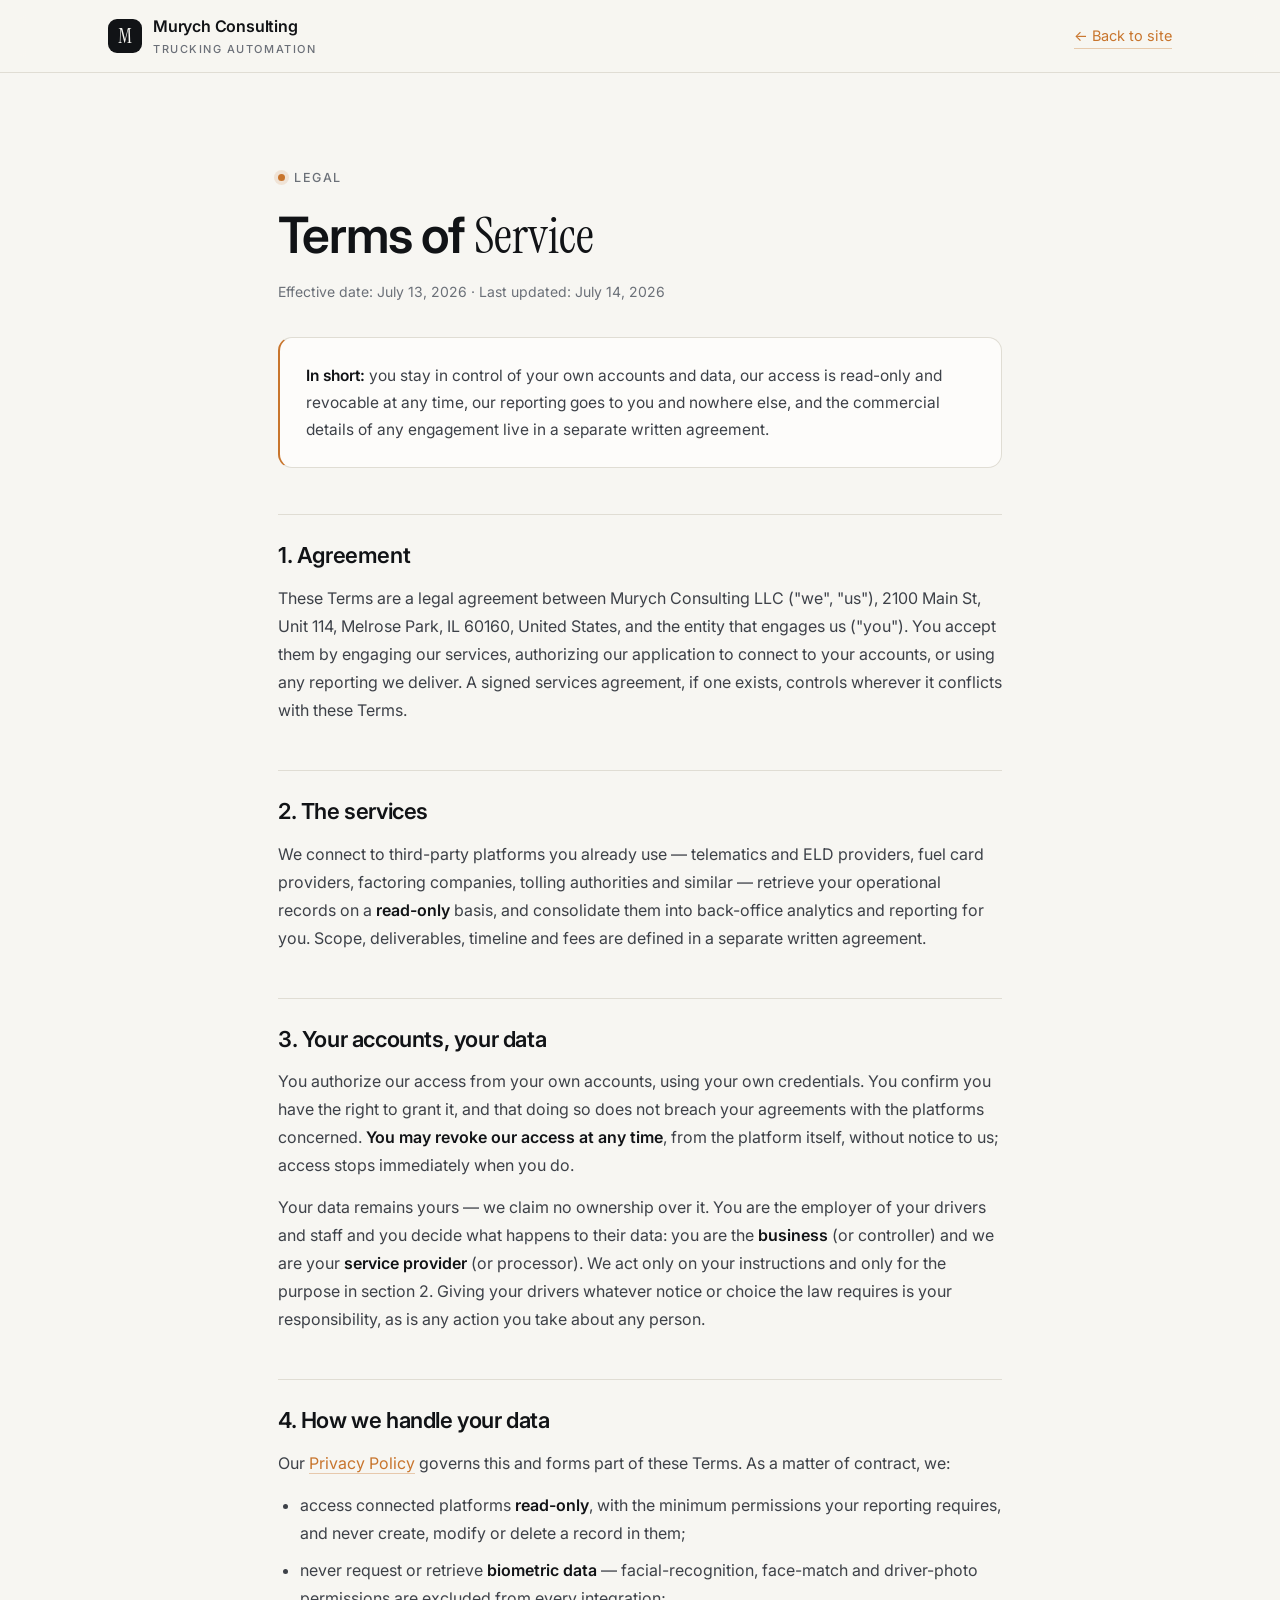
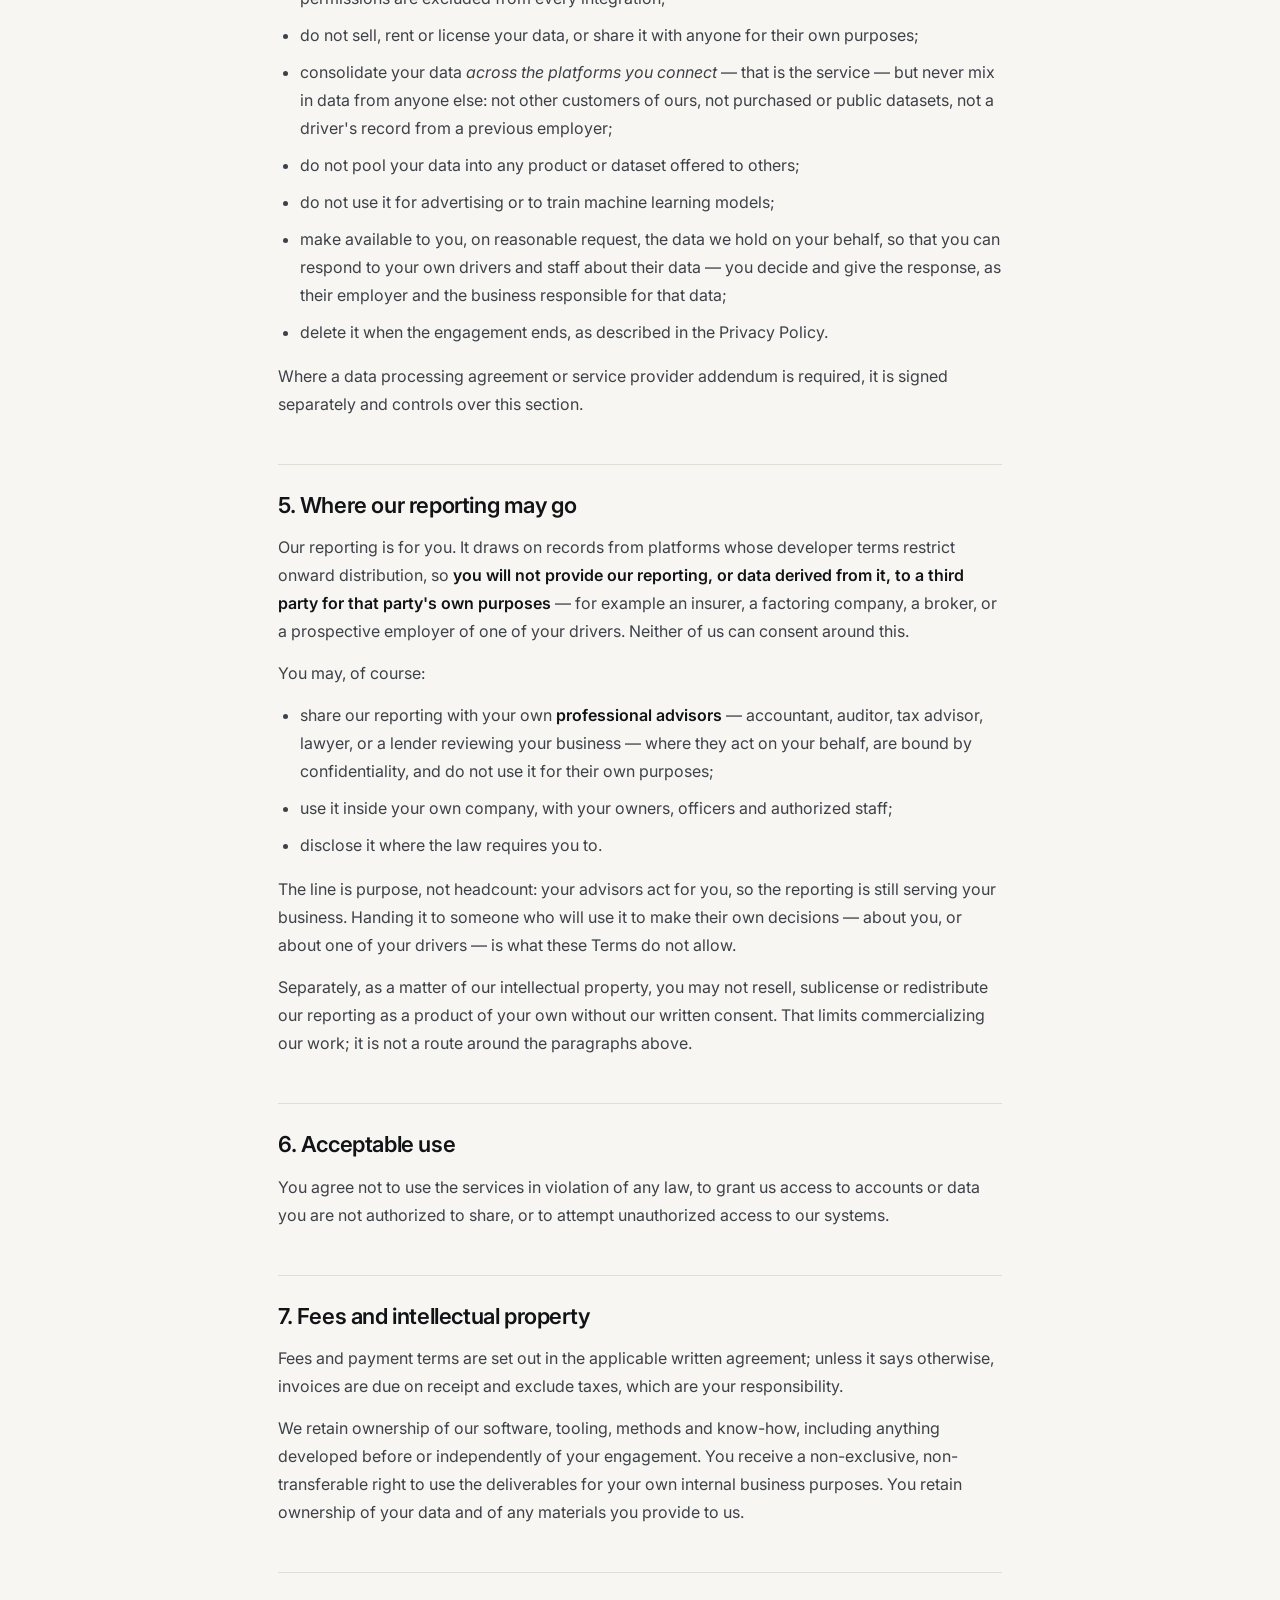
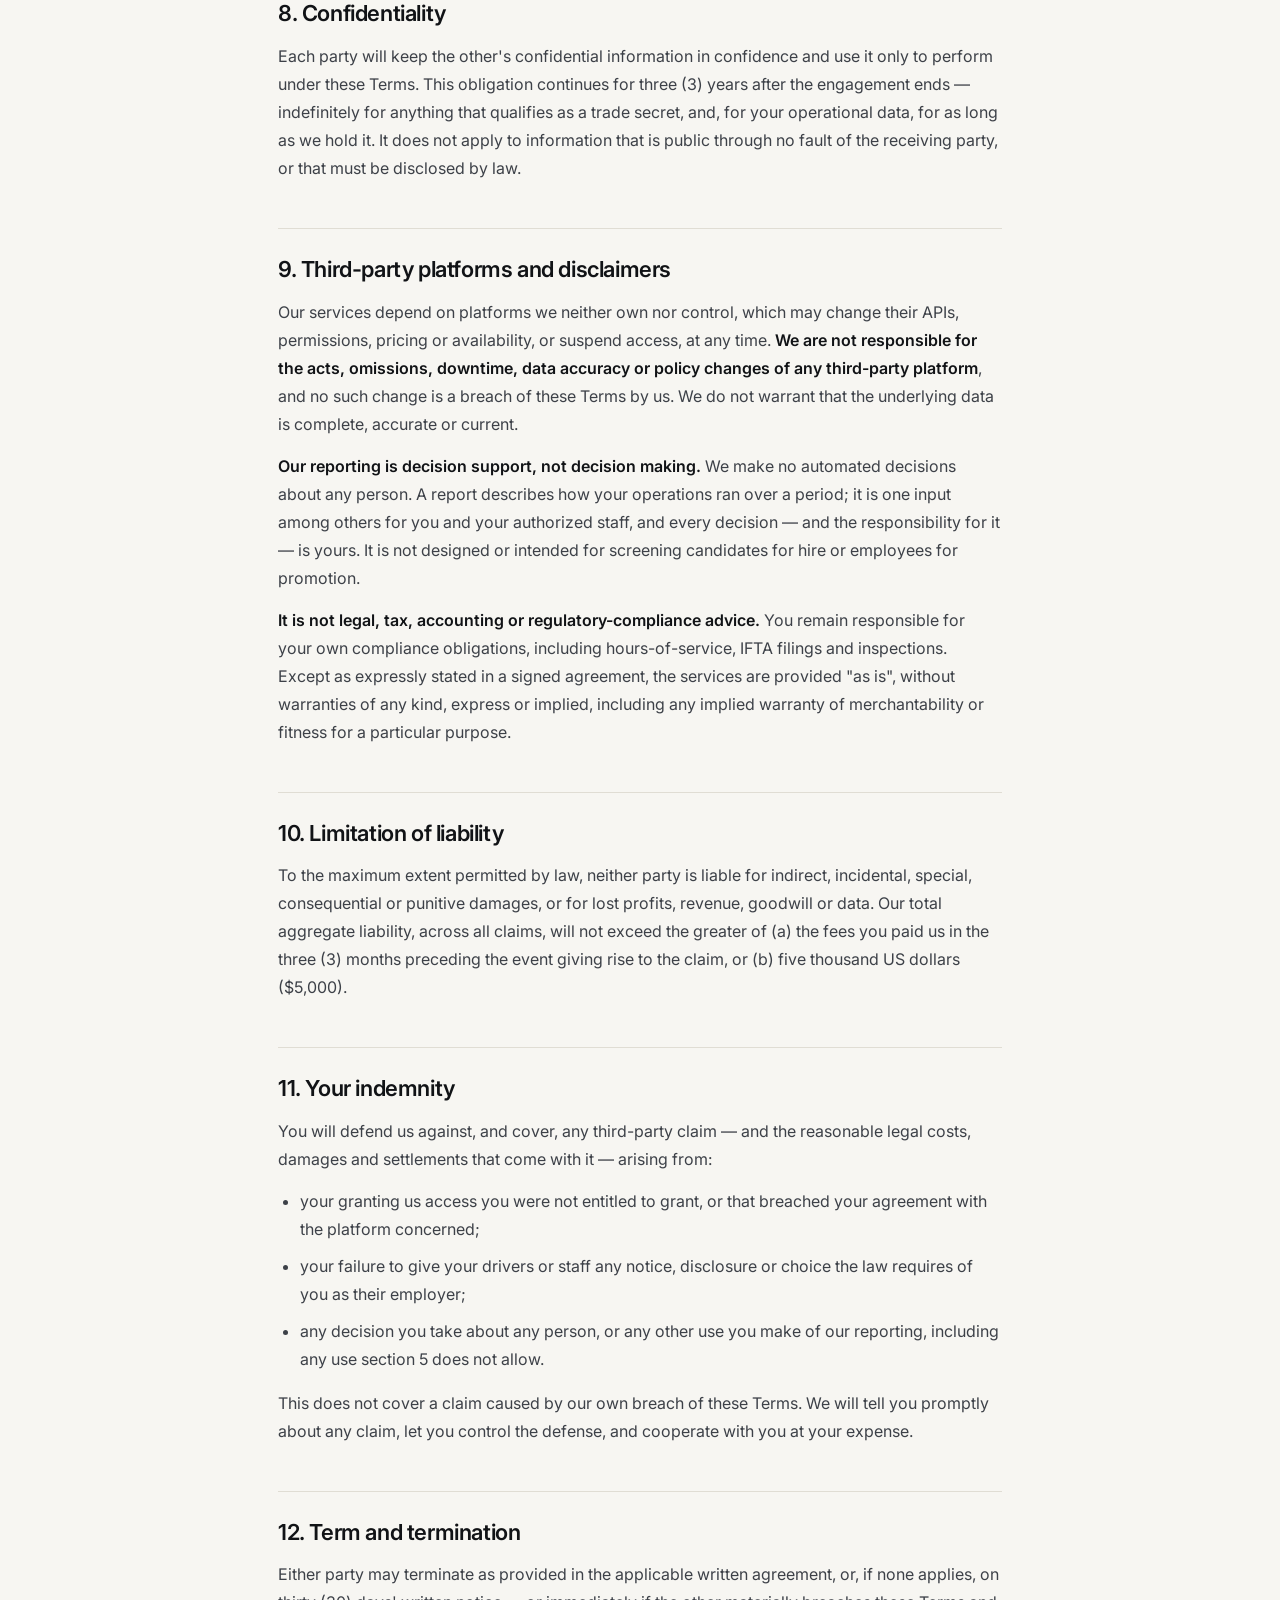
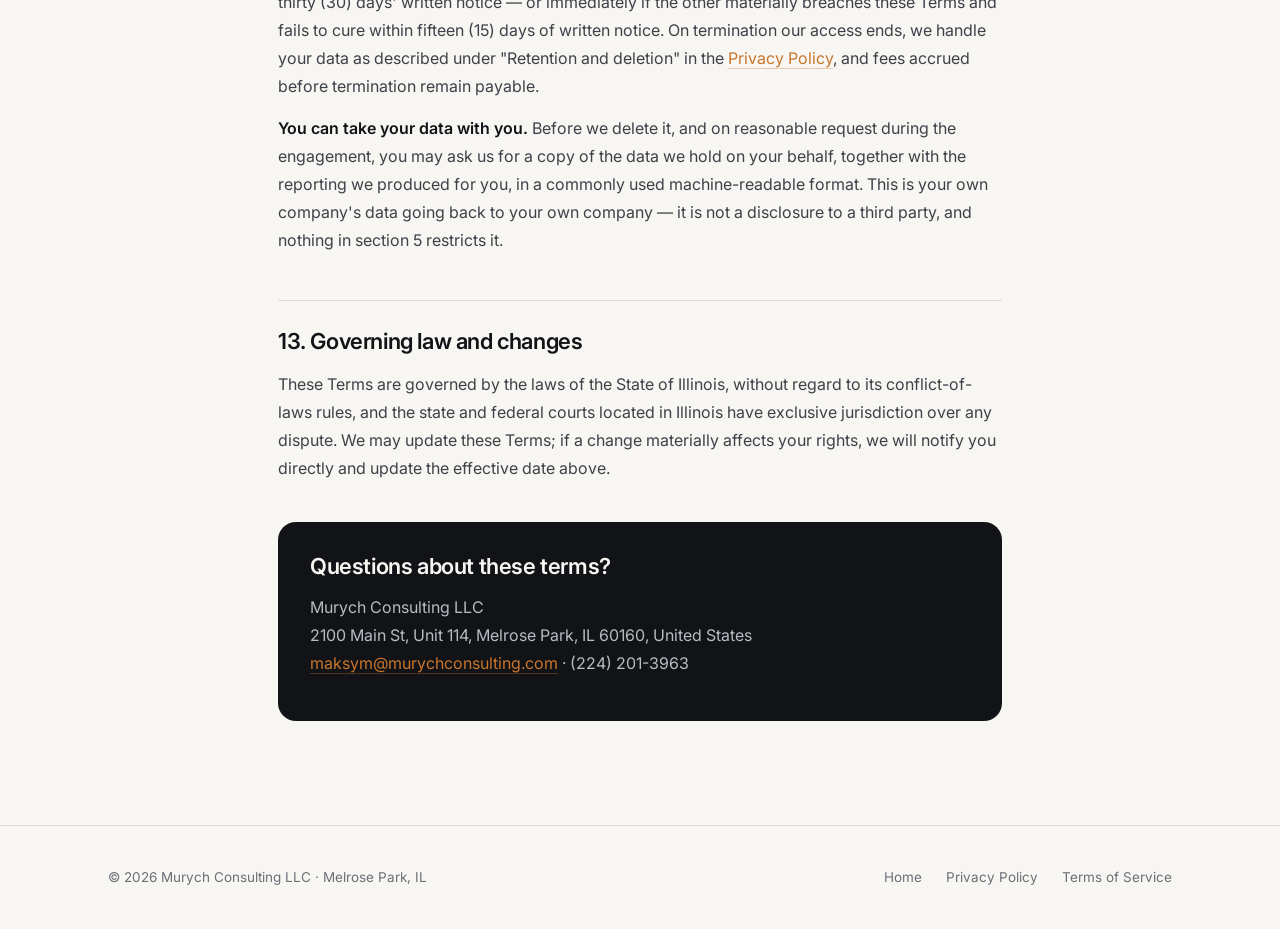
<file: terms.html>
<!DOCTYPE html>
<html lang="en">
<head>
<meta charset="UTF-8">
<meta name="viewport" content="width=device-width, initial-scale=1.0">
<title>Terms of Service — Murych Consulting LLC</title>
<meta name="description" content="Terms of Service for Murych Consulting LLC — automation and reporting services for U.S. motor carriers.">
<meta name="theme-color" content="#111316">
<link rel="icon" href="data:image/svg+xml,%3Csvg xmlns='http://www.w3.org/2000/svg' viewBox='0 0 32 32'%3E%3Crect width='32' height='32' rx='7' fill='%23111316'/%3E%3Ctext x='16' y='22' font-family='Georgia,serif' font-size='18' fill='%23F7F6F2' text-anchor='middle'%3EM%3C/text%3E%3C/svg%3E">
<link rel="preconnect" href="https://fonts.googleapis.com">
<link rel="preconnect" href="https://fonts.gstatic.com" crossorigin>
<link href="https://fonts.googleapis.com/css2?family=Inter:wght@400;500;600&family=Instrument+Serif:ital@0;1&display=swap" rel="stylesheet">
<link rel="stylesheet" href="legal.css">
</head>
<body>

<header>
  <div class="nav">
    <a href="/" class="brand">
      <span class="mark serif">M</span>
      <span>Murych Consulting<small>Trucking Automation</small></span>
    </a>
    <a href="/" class="back">← Back to site</a>
  </div>
</header>

<main class="doc">
  <div class="wrap">
    <span class="eyebrow"><span class="dot"></span> Legal</span>
    <h1>Terms of <em>Service</em></h1>
    <p class="updated">Effective date: July 13, 2026 · Last updated: July 14, 2026</p>

    <div class="summary">
      <strong>In short:</strong> you stay in control of your own accounts and data, our access is
      read-only and revocable at any time, our reporting goes to you and nowhere else, and the
      commercial details of any engagement live in a separate written agreement.
    </div>

    <h2>1. Agreement</h2>
    <p>
      These Terms are a legal agreement between Murych Consulting LLC ("we", "us"), 2100 Main St,
      Unit 114, Melrose Park, IL 60160, United States, and the entity that engages us ("you"). You
      accept them by engaging our services, authorizing our application to connect to your accounts,
      or using any reporting we deliver. A signed services agreement, if one exists, controls
      wherever it conflicts with these Terms.
    </p>

    <h2>2. The services</h2>
    <p>
      We connect to third-party platforms you already use — telematics and ELD providers, fuel card
      providers, factoring companies, tolling authorities and similar — retrieve your operational
      records on a <strong>read-only</strong> basis, and consolidate them into back-office analytics
      and reporting for you. Scope, deliverables, timeline and fees are defined in a separate written
      agreement.
    </p>

    <h2>3. Your accounts, your data</h2>
    <p>
      You authorize our access from your own accounts, using your own credentials. You confirm you
      have the right to grant it, and that doing so does not breach your agreements with the
      platforms concerned. <strong>You may revoke our access at any time</strong>, from the platform
      itself, without notice to us; access stops immediately when you do.
    </p>
    <p>
      Your data remains yours — we claim no ownership over it. You are the employer of your drivers
      and staff and you decide what happens to their data: you are the <strong>business</strong>
      (or controller) and we are your <strong>service provider</strong> (or processor). We act only on
      your instructions and only for the purpose in section 2. Giving your drivers whatever notice or
      choice the law requires is your responsibility, as is any action you take about any person.
    </p>

    <h2>4. How we handle your data</h2>
    <p>
      Our <a href="/privacy.html">Privacy Policy</a> governs this and forms part of these Terms. As a
      matter of contract, we:
    </p>
    <ul>
      <li>access connected platforms <strong>read-only</strong>, with the minimum permissions your
          reporting requires, and never create, modify or delete a record in them;</li>
      <li>never request or retrieve <strong>biometric data</strong> — facial-recognition, face-match
          and driver-photo permissions are excluded from every integration;</li>
      <li>do not sell, rent or license your data, or share it with anyone for their own purposes;</li>
      <li>consolidate your data <em>across the platforms you connect</em> — that is the service — but
          never mix in data from anyone else: not other customers of ours, not purchased or public
          datasets, not a driver's record from a previous employer;</li>
      <li>do not pool your data into any product or dataset offered to others;</li>
      <li>do not use it for advertising or to train machine learning models;</li>
      <li>make available to you, on reasonable request, the data we hold on your behalf, so that you
          can respond to your own drivers and staff about their data — you decide and give the
          response, as their employer and the business responsible for that data;</li>
      <li>delete it when the engagement ends, as described in the Privacy Policy.</li>
    </ul>
    <p>
      Where a data processing agreement or service provider addendum is required, it is signed
      separately and controls over this section.
    </p>

    <h2>5. Where our reporting may go</h2>
    <p>
      Our reporting is for you. It draws on records from platforms whose developer terms restrict
      onward distribution, so <strong>you will not provide our reporting, or data derived from it, to
      a third party for that party's own purposes</strong> — for example an insurer, a factoring
      company, a broker, or a prospective employer of one of your drivers. Neither of us can consent
      around this.
    </p>
    <p>You may, of course:</p>
    <ul>
      <li>share our reporting with your own <strong>professional advisors</strong> — accountant,
          auditor, tax advisor, lawyer, or a lender reviewing your business — where they act on your
          behalf, are bound by confidentiality, and do not use it for their own purposes;</li>
      <li>use it inside your own company, with your owners, officers and authorized staff;</li>
      <li>disclose it where the law requires you to.</li>
    </ul>
    <p>
      The line is purpose, not headcount: your advisors act for you, so the reporting is still
      serving your business. Handing it to someone who will use it to make their own decisions —
      about you, or about one of your drivers — is what these Terms do not allow.
    </p>
    <p>
      Separately, as a matter of our intellectual property, you may not resell, sublicense or
      redistribute our reporting as a product of your own without our written consent. That limits
      commercializing our work; it is not a route around the paragraphs above.
    </p>

    <h2>6. Acceptable use</h2>
    <p>
      You agree not to use the services in violation of any law, to grant us access to accounts or
      data you are not authorized to share, or to attempt unauthorized access to our systems.
    </p>

    <h2>7. Fees and intellectual property</h2>
    <p>
      Fees and payment terms are set out in the applicable written agreement; unless it says
      otherwise, invoices are due on receipt and exclude taxes, which are your responsibility.
    </p>
    <p>
      We retain ownership of our software, tooling, methods and know-how, including anything
      developed before or independently of your engagement. You receive a non-exclusive,
      non-transferable right to use the deliverables for your own internal business purposes. You
      retain ownership of your data and of any materials you provide to us.
    </p>

    <h2>8. Confidentiality</h2>
    <p>
      Each party will keep the other's confidential information in confidence and use it only to
      perform under these Terms. This obligation continues for three (3) years after the engagement
      ends — indefinitely for anything that qualifies as a trade secret, and, for your operational
      data, for as long as we hold it. It does not apply to information that is public through no
      fault of the receiving party, or that must be disclosed by law.
    </p>

    <h2>9. Third-party platforms and disclaimers</h2>
    <p>
      Our services depend on platforms we neither own nor control, which may change their APIs,
      permissions, pricing or availability, or suspend access, at any time. <strong>We are not
      responsible for the acts, omissions, downtime, data accuracy or policy changes of any
      third-party platform</strong>, and no such change is a breach of these Terms by us. We do not
      warrant that the underlying data is complete, accurate or current.
    </p>
    <p>
      <strong>Our reporting is decision support, not decision making.</strong> We make no automated
      decisions about any person. A report describes how your operations ran over a period; it is one
      input among others for you and your authorized staff, and every decision — and the
      responsibility for it — is yours. It is not designed or intended for screening candidates for
      hire or employees for promotion.
    </p>
    <p>
      <strong>It is not legal, tax, accounting or regulatory-compliance advice.</strong> You remain
      responsible for your own compliance obligations, including hours-of-service, IFTA filings and
      inspections. Except as expressly stated in a signed agreement, the services are provided "as
      is", without warranties of any kind, express or implied, including any implied warranty of
      merchantability or fitness for a particular purpose.
    </p>

    <h2>10. Limitation of liability</h2>
    <p>
      To the maximum extent permitted by law, neither party is liable for indirect, incidental,
      special, consequential or punitive damages, or for lost profits, revenue, goodwill or data. Our
      total aggregate liability, across all claims, will not exceed the greater of (a) the fees you
      paid us in the three (3) months preceding the event giving rise to the claim, or (b) five
      thousand US dollars ($5,000).
    </p>

    <h2>11. Your indemnity</h2>
    <p>
      You will defend us against, and cover, any third-party claim — and the reasonable legal costs,
      damages and settlements that come with it — arising from:
    </p>
    <ul>
      <li>your granting us access you were not entitled to grant, or that breached your agreement
          with the platform concerned;</li>
      <li>your failure to give your drivers or staff any notice, disclosure or choice the law
          requires of you as their employer;</li>
      <li>any decision you take about any person, or any other use you make of our reporting,
          including any use section 5 does not allow.</li>
    </ul>
    <p>
      This does not cover a claim caused by our own breach of these Terms. We will tell you promptly
      about any claim, let you control the defense, and cooperate with you at your expense.
    </p>

    <h2>12. Term and termination</h2>
    <p>
      Either party may terminate as provided in the applicable written agreement, or, if none
      applies, on thirty (30) days' written notice — or immediately if the other materially breaches
      these Terms and fails to cure within fifteen (15) days of written notice. On termination our
      access ends, we handle your data as described under "Retention and deletion" in the
      <a href="/privacy.html">Privacy Policy</a>, and fees accrued before termination remain payable.
    </p>
    <p>
      <strong>You can take your data with you.</strong> Before we delete it, and on reasonable
      request during the engagement, you may ask us for a copy of the data we hold on your behalf,
      together with the reporting we produced for you, in a commonly used machine-readable format.
      This is your own company's data going back to your own company — it is not a disclosure to a
      third party, and nothing in section 5 restricts it.
    </p>

    <h2>13. Governing law and changes</h2>
    <p>
      These Terms are governed by the laws of the State of Illinois, without regard to its
      conflict-of-laws rules, and the state and federal courts located in Illinois have exclusive
      jurisdiction over any dispute. We may update these Terms; if a change materially affects your
      rights, we will notify you directly and update the effective date above.
    </p>

    <div class="contact-block">
      <h2>Questions about these terms?</h2>
      <p>
        Murych Consulting LLC<br>
        2100 Main St, Unit 114, Melrose Park, IL 60160, United States<br>
        <a href="mailto:maksym@murychconsulting.com">maksym@murychconsulting.com</a> · (224) 201-3963
      </p>
    </div>
  </div>
</main>

<footer>
  <div class="foot">
    <p>© 2026 Murych Consulting LLC · Melrose Park, IL</p>
    <div class="links">
      <a href="/">Home</a>
      <a href="/privacy.html">Privacy Policy</a>
      <a href="/terms.html">Terms of Service</a>
    </div>
  </div>
</footer>

</body>
</html>
</file>
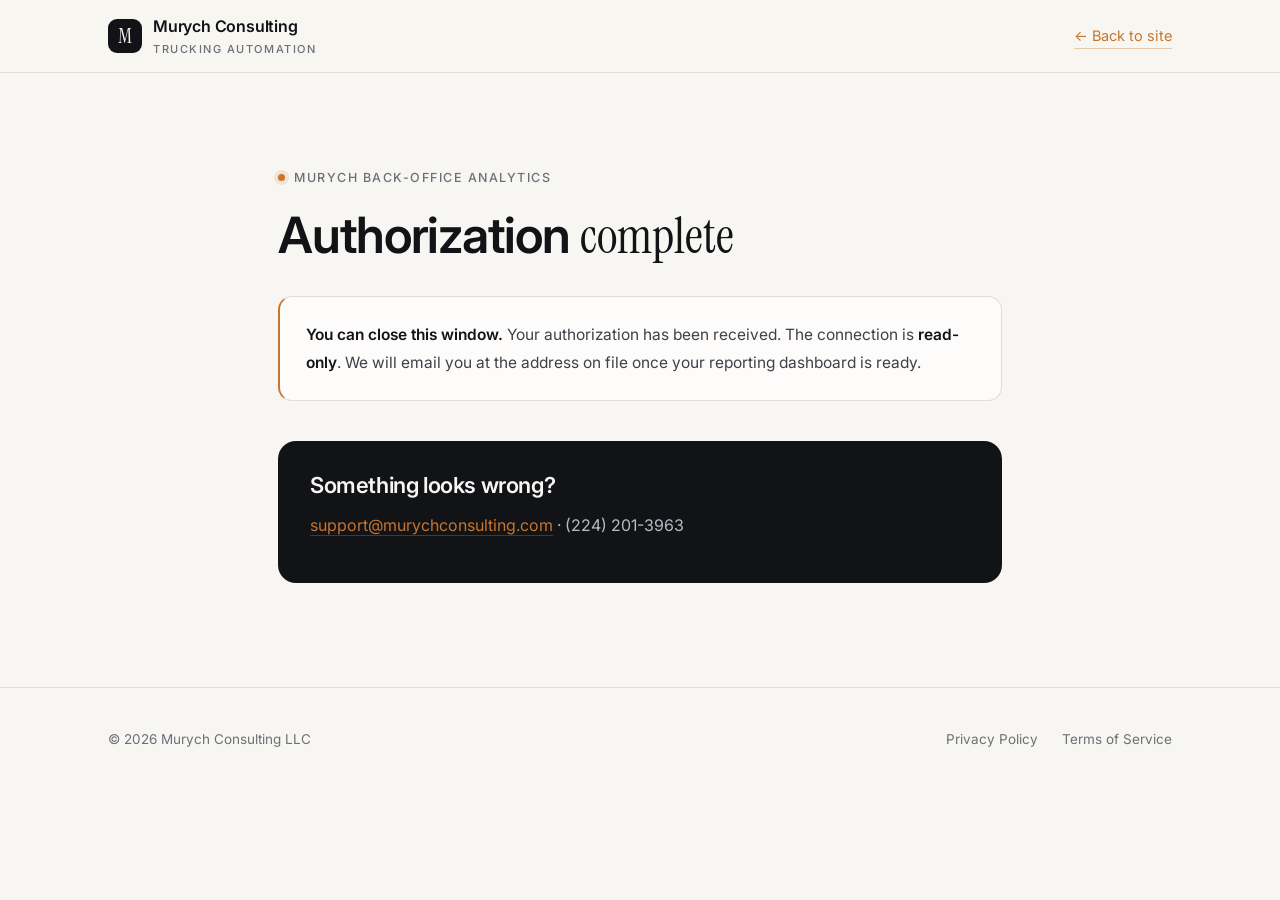
<file: oauth/motive/callback.html>
<!DOCTYPE html>
<html lang="en">
<head>
<meta charset="UTF-8">
<meta name="viewport" content="width=device-width, initial-scale=1.0">
<title>Authorization complete — Murych Consulting LLC</title>
<meta name="robots" content="noindex, nofollow">
<meta name="description" content="OAuth authorization callback for Murych Back-Office Analytics.">
<meta name="theme-color" content="#111316">
<link rel="icon" href="data:image/svg+xml,%3Csvg xmlns='http://www.w3.org/2000/svg' viewBox='0 0 32 32'%3E%3Crect width='32' height='32' rx='7' fill='%23111316'/%3E%3Ctext x='16' y='22' font-family='Georgia,serif' font-size='18' fill='%23F7F6F2' text-anchor='middle'%3EM%3C/text%3E%3C/svg%3E">
<link rel="preconnect" href="https://fonts.googleapis.com">
<link rel="preconnect" href="https://fonts.gstatic.com" crossorigin>
<link href="https://fonts.googleapis.com/css2?family=Inter:wght@400;500;600&family=Instrument+Serif:ital@0;1&display=swap" rel="stylesheet">
<link rel="stylesheet" href="/legal.css">
</head>
<body>

<header>
  <div class="nav">
    <a href="/" class="brand">
      <span class="mark serif">M</span>
      <span>Murych Consulting<small>Trucking Automation</small></span>
    </a>
    <a href="/" class="back">← Back to site</a>
  </div>
</header>

<main class="doc">
  <div class="wrap">
    <span class="eyebrow"><span class="dot"></span> Murych Back-Office Analytics</span>
    <h1>Authorization <em>complete</em></h1>

    <div class="summary">
      <strong>You can close this window.</strong> Your authorization has been received. The
      connection is <strong>read-only</strong>. We will email you at the address on file once your
      reporting dashboard is ready.
    </div>

    <div class="contact-block">
      <h2>Something looks wrong?</h2>
      <p>
        <a href="mailto:support@murychconsulting.com">support@murychconsulting.com</a>
        · (224) 201-3963
      </p>
    </div>
  </div>
</main>

<footer>
  <div class="foot">
    <p>© 2026 Murych Consulting LLC</p>
    <div class="links">
      <a href="/privacy.html">Privacy Policy</a>
      <a href="/terms.html">Terms of Service</a>
    </div>
  </div>
</footer>

</body>
</html>
</file>
<file: legal.css>
/* Shared styles for legal pages (privacy.html, terms.html) */
:root{
  --ink:#111316;
  --ink-soft:#3d4148;
  --muted:#6b7078;
  --bg:#F7F6F2;
  --bg-2:#efede7;
  --line:#e0ddd4;
  --accent:#C8752D;
  --card:#fdfcfa;
  --maxw:780px;
}
*{box-sizing:border-box;margin:0;padding:0}
body{
  font-family:'Inter',-apple-system,BlinkMacSystemFont,'Segoe UI',sans-serif;
  color:var(--ink);
  background:var(--bg);
  line-height:1.75;
  -webkit-font-smoothing:antialiased;
  text-rendering:optimizeLegibility;
}
.wrap{max-width:var(--maxw);margin:0 auto;padding:0 28px}
.serif{font-family:'Instrument Serif',Georgia,serif;font-weight:400;letter-spacing:.2px}
a{color:inherit}
a:not(.brand):not(.mark){color:var(--accent);text-decoration:none;border-bottom:1px solid rgba(200,117,45,.35)}
a:not(.brand):not(.mark):hover{border-bottom-color:var(--accent)}

header{
  position:sticky;top:0;z-index:50;
  background:rgba(247,246,242,.86);
  backdrop-filter:saturate(180%) blur(12px);
  border-bottom:1px solid var(--line);
}
.nav{max-width:1120px;margin:0 auto;padding:0 28px;display:flex;align-items:center;justify-content:space-between;height:72px}
.brand{display:flex;align-items:center;gap:11px;font-weight:600;letter-spacing:-.2px;text-decoration:none;border:none}
.mark{
  width:34px;height:34px;border-radius:9px;background:var(--ink);
  color:var(--bg);display:grid;place-items:center;
  font-family:'Instrument Serif',Georgia,serif;font-size:21px;line-height:1;
}
.brand small{display:block;font-size:11px;font-weight:500;color:var(--muted);letter-spacing:.14em;text-transform:uppercase}
.back{font-size:14.5px;color:var(--ink-soft);text-decoration:none;border:none}
.back:hover{color:var(--ink)}

.doc{padding:clamp(52px,8vw,88px) 0 clamp(64px,9vw,104px)}
.eyebrow{
  display:inline-flex;align-items:center;gap:9px;
  font-size:12.5px;font-weight:500;letter-spacing:.12em;text-transform:uppercase;
  color:var(--muted);margin-bottom:20px;
}
.eyebrow .dot{width:7px;height:7px;border-radius:50%;background:var(--accent);box-shadow:0 0 0 4px rgba(200,117,45,.14)}
h1{font-size:clamp(32px,5.2vw,50px);line-height:1.1;letter-spacing:-1.1px;font-weight:600}
h1 em{font-style:normal;font-family:'Instrument Serif',Georgia,serif;font-weight:400;letter-spacing:0}
.updated{margin-top:16px;font-size:14px;color:var(--muted)}
.summary{
  margin-top:32px;background:var(--card);border:1px solid var(--line);
  border-left:2px solid var(--accent);border-radius:14px;padding:24px 26px;
  font-size:15.5px;color:var(--ink-soft);
}
h2{
  font-size:22px;font-weight:600;letter-spacing:-.4px;line-height:1.3;
  margin:46px 0 14px;padding-top:26px;border-top:1px solid var(--line);
}
h3{font-size:17px;font-weight:600;margin:26px 0 8px;letter-spacing:-.2px}
p{margin-bottom:14px;color:var(--ink-soft);font-size:16px}
ul{margin:0 0 16px 0;padding-left:22px}
li{margin-bottom:9px;color:var(--ink-soft);font-size:16px}
strong{color:var(--ink);font-weight:600}
.contact-block{
  margin-top:40px;background:var(--ink);color:var(--bg);border-radius:18px;padding:30px 32px;
}
.contact-block h2{color:var(--bg);border-top:none;padding-top:0;margin-top:0;margin-bottom:12px}
.contact-block p{color:#b7bbc2}
.contact-block a{color:#fff;border-bottom-color:rgba(255,255,255,.4)}

footer{padding:40px 0;border-top:1px solid var(--line)}
.foot{max-width:1120px;margin:0 auto;padding:0 28px;display:flex;align-items:center;justify-content:space-between;gap:20px;flex-wrap:wrap}
.foot p{font-size:13.5px;color:var(--muted);margin:0}
.foot .links{display:flex;gap:24px;font-size:13.5px}
.foot .links a{color:var(--muted);text-decoration:none;border:none}
.foot .links a:hover{color:var(--ink)}

@media(max-width:640px){
  .doc{padding-top:40px}
  .foot{flex-direction:column;align-items:flex-start;gap:14px}
}
</file>
